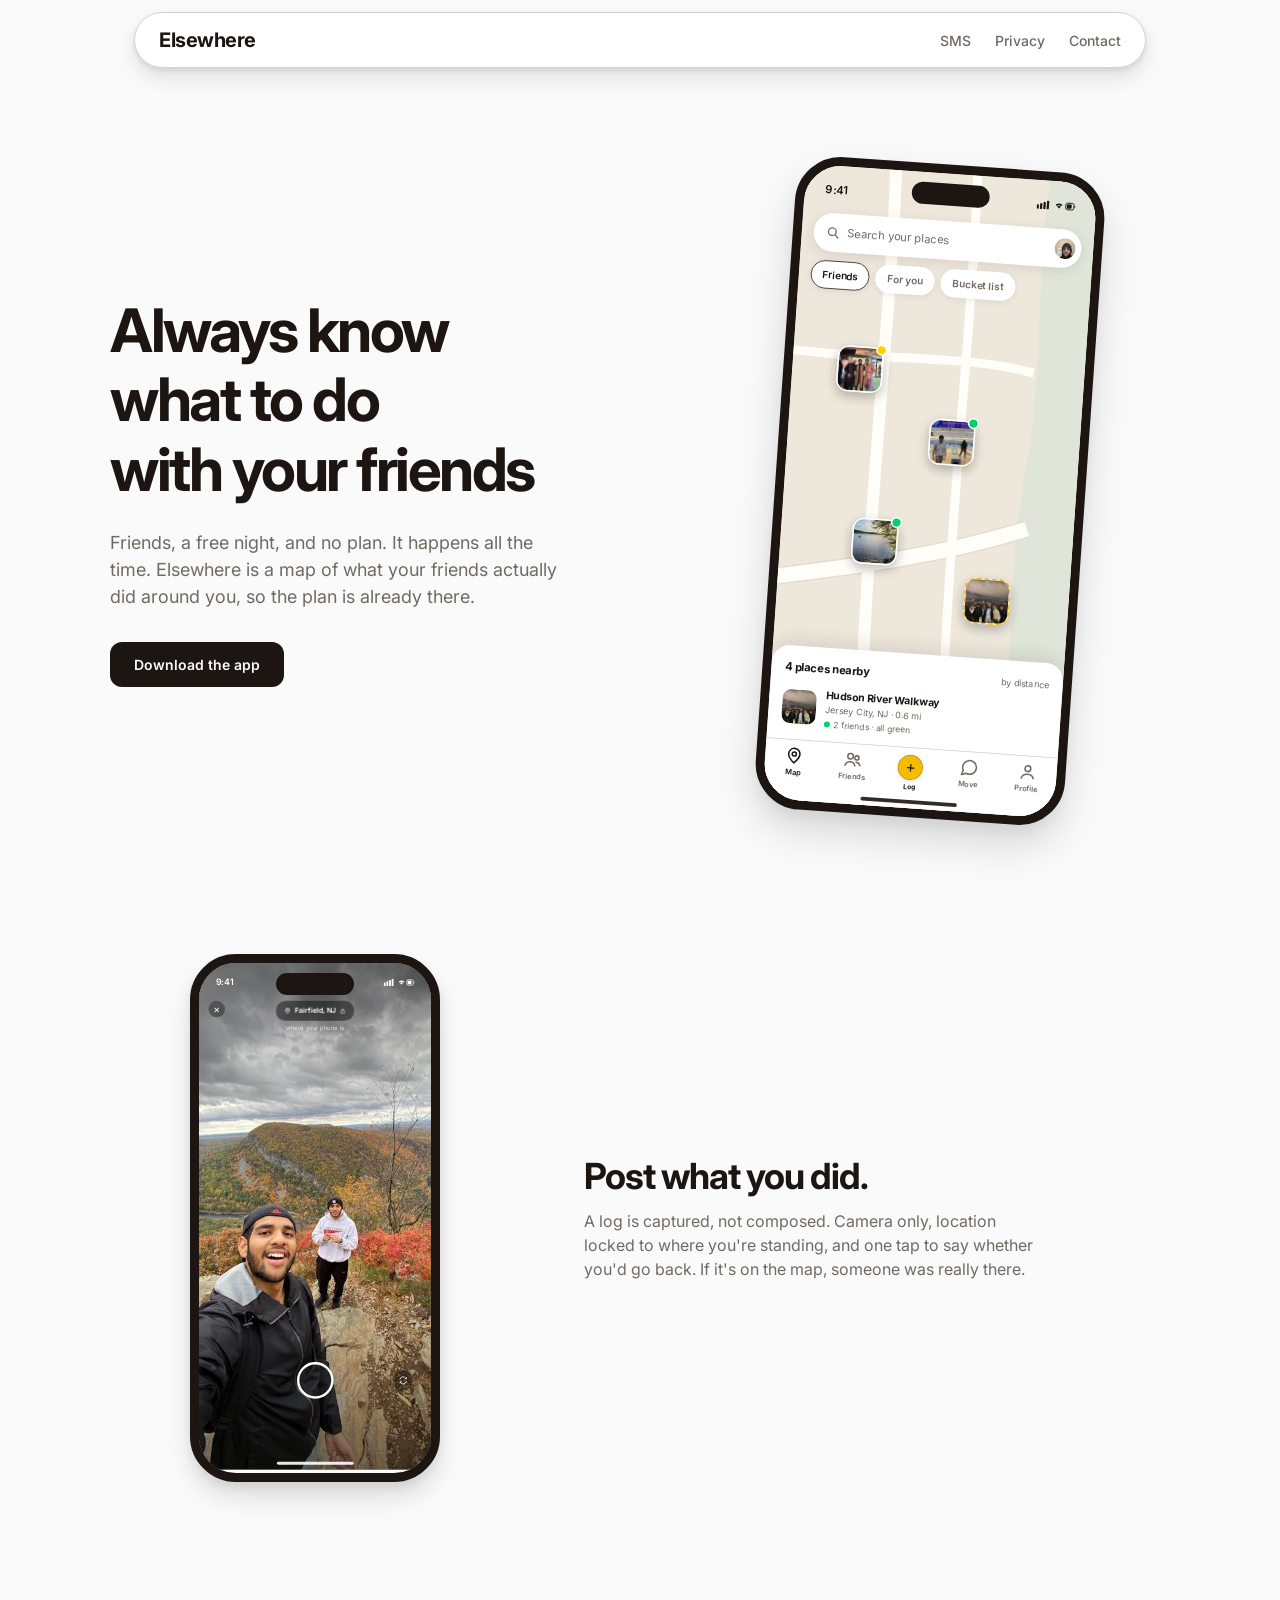
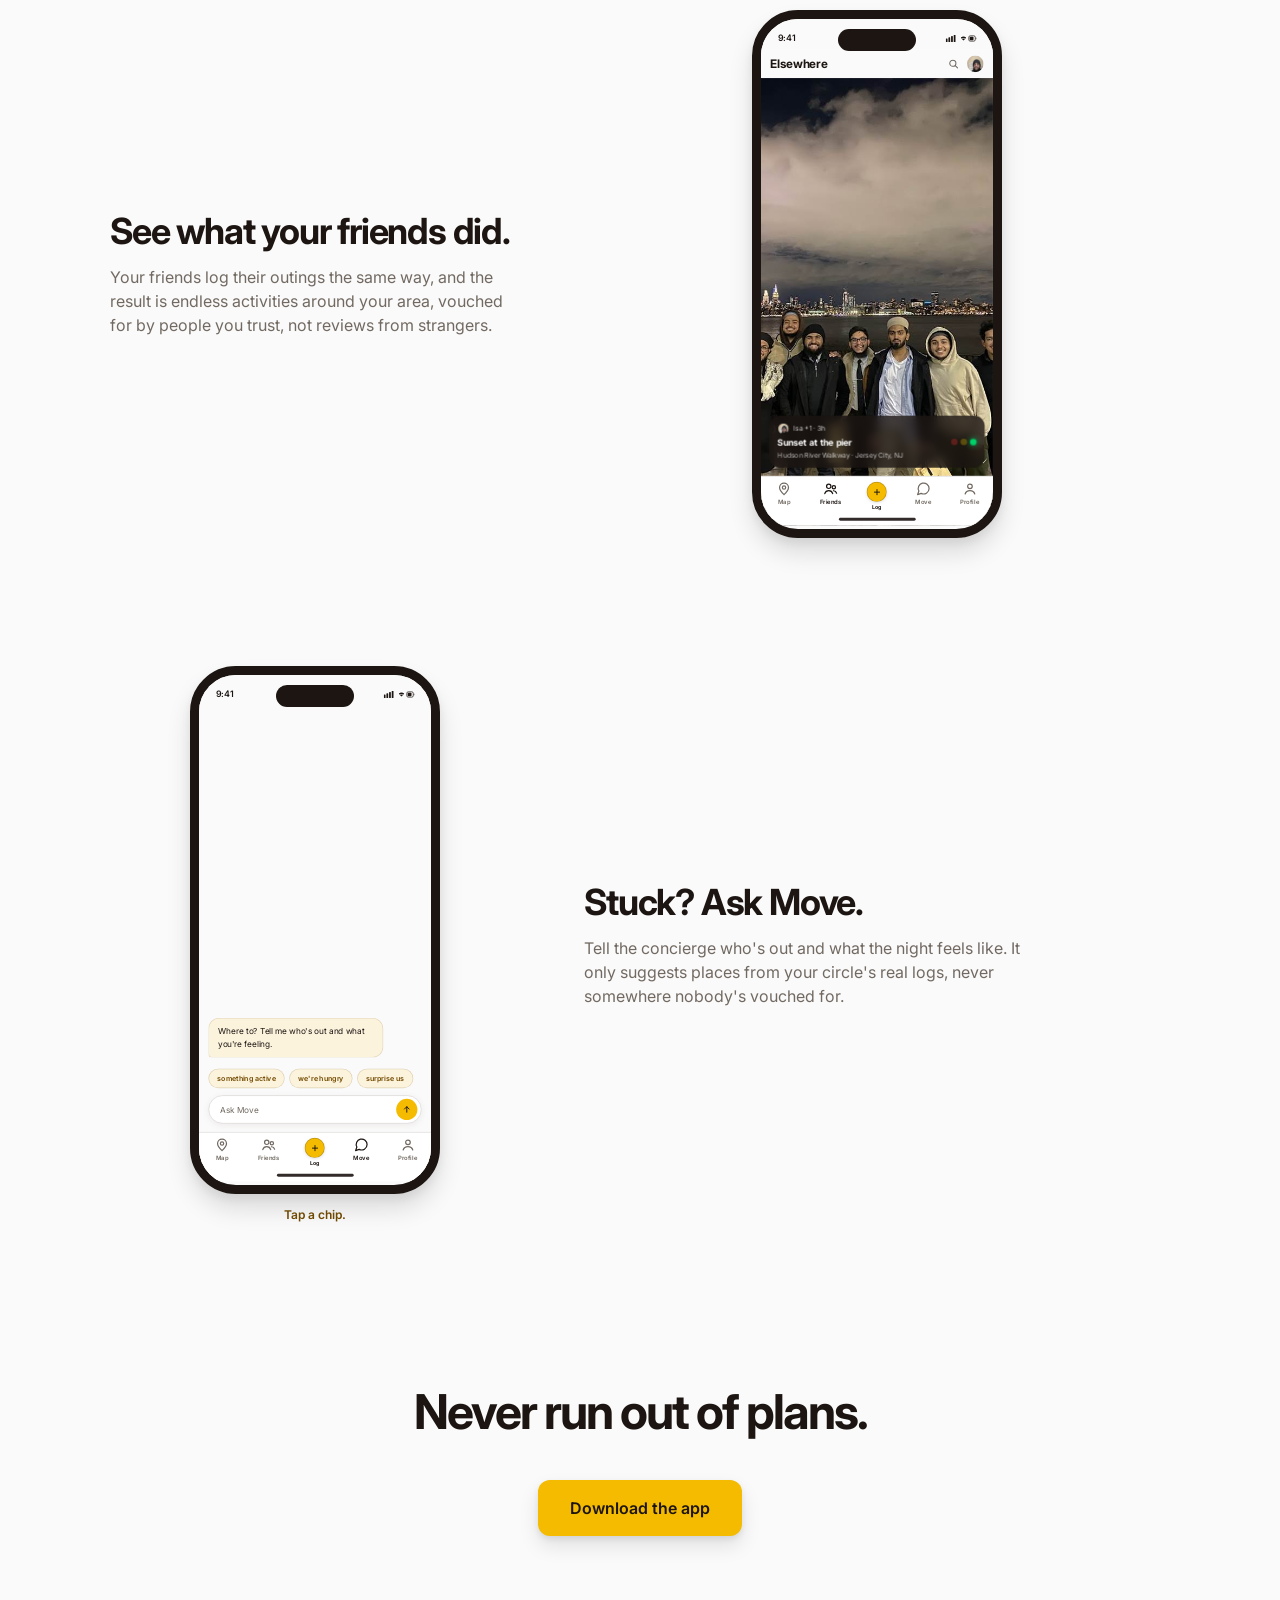
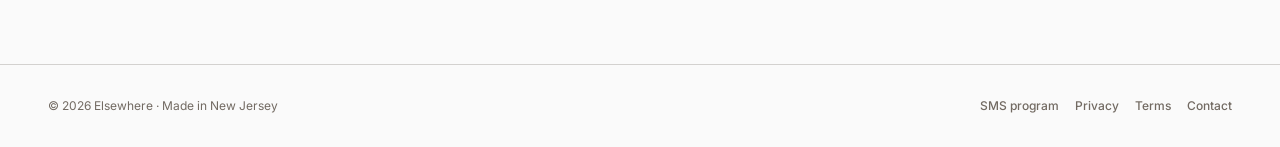
<file: index.html>
<!DOCTYPE html>
<html lang="en">
<head>
<meta charset="utf-8">
<meta name="viewport" content="width=device-width, initial-scale=1">
<title>Elsewhere: always know what to do with your friends</title>
<meta name="description" content="Elsewhere is a map of the activities your friends actually did around you. Post what you do, see what they do, and never run out of plans.">
<meta name="theme-color" content="#FAFAFA">
<link rel="icon" type="image/png" sizes="32x32" href="favicon-32.png">
<link rel="apple-touch-icon" href="apple-touch-icon.png">
<meta property="og:type" content="website">
<meta property="og:url" content="https://explore-elsewhere.com">
<meta property="og:site_name" content="Elsewhere">
<meta property="og:title" content="Elsewhere: always know what to do with your friends">
<meta property="og:description" content="A map of the activities your friends actually did around you. Post what you do, see what they do, and never run out of plans.">
<meta property="og:image" content="https://explore-elsewhere.com/og.png">
<meta property="og:image:width" content="1200">
<meta property="og:image:height" content="630">
<meta name="twitter:card" content="summary_large_image">
<meta name="twitter:title" content="Elsewhere: always know what to do with your friends">
<meta name="twitter:description" content="A map of the activities your friends actually did around you.">
<meta name="twitter:image" content="https://explore-elsewhere.com/og.png">
<link rel="preconnect" href="https://fonts.googleapis.com">
<link rel="preconnect" href="https://fonts.gstatic.com" crossorigin>
<link href="https://fonts.googleapis.com/css2?family=Inter:wght@400;500;600;700&display=swap" rel="stylesheet">
<style>
  /* Tokens: suds-docs/suds-uiux/system.md */
  :root {
    --font-size-12: 12px; --font-size-14: 14px; --font-size-16: 16px;
    --font-size-18: 18px; --font-size-20: 20px; --font-size-24: 24px;
    --font-size-30: 30px; --font-size-36: 36px; --font-size-48: 48px;
    --font-size-60: 60px;

    --font-weight-400: 400; --font-weight-500: 500;
    --font-weight-600: 600; --font-weight-700: 700;

    --line-height-narrow: 1.5;

    --gray-100: oklch(98.5% 0.000 89.9);
    --gray-200: oklch(86.2% 0.004 84.3);
    --gray-300: oklch(75.1% 0.008 78.7);
    --gray-400: oklch(64.0% 0.012 73.1);
    --gray-500: oklch(52.9% 0.016 67.5);
    --gray-800: oklch(28.5% 0.014 50.2);
    --gray-900: oklch(20.3% 0.013 44.5);

    --primary-100: oklch(96.5% 0.030 86.3);
    --primary-500: oklch(82.1% 0.168 86.3);
    --primary-800: oklch(44.5% 0.110 80.3);

    --spacing-4: 4px; --spacing-8: 8px; --spacing-12: 12px;
    --spacing-16: 16px; --spacing-24: 24px; --spacing-32: 32px;
    --spacing-48: 48px; --spacing-64: 64px; --spacing-96: 96px;
    --spacing-128: 128px;

    --shadow-3: 0 3px 6px rgba(0,0,0,0.08), 0 10px 20px rgba(0,0,0,0.10);
    --shadow-4: 0 5px 10px rgba(0,0,0,0.06), 0 15px 25px rgba(0,0,0,0.12);
    --shadow-5: 0 8px 12px rgba(0,0,0,0.04), 0 20px 40px rgba(0,0,0,0.14);

    --radius-12: 12px; --radius-24: 24px; --radius-full: 9999px;

    --border-width-1: 1px; --border-width-2: 2px; --border-width-4: 4px;

    --opacity-pressed: 0.7;

    /* App-native colors used inside the mock screens (constants/theme.ts) */
    --ink: #1C1512;
    --paper: #FAFAFA;
    --mud: #726A62;
    --hairline: #D3D1CF;
    --cream: #FCF3DD;
    --road: #F4BB00;
    --brown: #734B00;
    --mapbg: #EDE7DC;
    --tlgreen: #00D26A;
    --tlyellow: #FFD000;
    --tlred: #FF2D2D;

    --ease-out: cubic-bezier(0.2, 0.7, 0.2, 1);
    --ease-pop: cubic-bezier(0.34, 1.56, 0.64, 1);

    color-scheme: light;
  }
  * { margin: 0; padding: 0; box-sizing: border-box; }
  html { scroll-behavior: smooth; }
  body {
    background: var(--gray-100);
    color: var(--gray-900);
    font-family: 'Inter', system-ui, -apple-system, 'Segoe UI', sans-serif;
    font-size: var(--font-size-16);
    line-height: var(--line-height-narrow);
    -webkit-font-smoothing: antialiased;
    overflow-x: hidden;
  }
  ::selection { background: var(--primary-500); color: var(--ink); }
  .wrap { max-width: 1060px; margin: 0 auto; padding: 0 var(--spacing-24); }
  a:focus-visible, button:focus-visible { outline: var(--border-width-2) solid var(--primary-800); outline-offset: 3px; border-radius: 4px; }

  /* Header: floating pill */
  header { position: sticky; top: 0; z-index: 10; padding-top: var(--spacing-12); }
  header .bar {
    display: flex; align-items: center; justify-content: space-between;
    height: 56px; padding: 0 var(--spacing-24);
    background: #FFFFFF; border: var(--border-width-1) solid var(--gray-200);
    border-radius: var(--radius-full); box-shadow: var(--shadow-3);
  }
  .wordmark {
    font-weight: var(--font-weight-700); font-size: var(--font-size-20);
    letter-spacing: -0.5px; text-decoration: none; color: var(--gray-900);
  }
  header nav { display: flex; gap: var(--spacing-24); }
  header nav a { font-size: var(--font-size-14); font-weight: var(--font-weight-500); color: var(--gray-500); text-decoration: none; }
  header nav a:hover { color: var(--gray-900); }

  /* Hero */
  .hero { display: grid; grid-template-columns: 1.05fr 0.95fr; gap: var(--spacing-48); align-items: center; padding: var(--spacing-96) 0 var(--spacing-128); }
  .hero h1 {
    font-weight: var(--font-weight-700);
    font-size: clamp(var(--font-size-36), 5.6vw, var(--font-size-60));
    line-height: 1.16; letter-spacing: -2.5px;
  }
  .hl-line { display: block; overflow: hidden; }
  .hl-line > span { display: inline-block; }
  .hero h1 .u { border-bottom: var(--border-width-4) dashed var(--primary-500); padding-bottom: 2px; }
  .hero .sub { margin-top: var(--spacing-24); font-size: var(--font-size-18); color: var(--gray-500); max-width: 42ch; }
  .cta {
    display: inline-block; margin-top: var(--spacing-32);
    background: var(--gray-900); color: var(--gray-100); text-decoration: none;
    font-size: var(--font-size-14); font-weight: var(--font-weight-600);
    padding: var(--spacing-12) var(--spacing-24); border-radius: var(--radius-12);
    transition: transform 0.2s var(--ease-out), background 0.2s;
  }
  .cta:hover { background: var(--gray-800); transform: translateY(-1px); }
  .cta:active { opacity: var(--opacity-pressed); transform: translateY(0); }

  /* Phone frame: device illustration; bezel radii follow hardware, not the radius scale */
  .phone {
    /* Fixed width: every child is absolutely positioned, so percentage
       widths collapse to zero inside shrink-to-fit grid cells. The mock
       screens' scale factors assume these exact inner widths. */
    width: 310px; aspect-ratio: 9 / 19;
    border-radius: 46px; border: 9px solid var(--ink);
    background: var(--paper); position: relative; overflow: hidden;
    box-shadow: var(--shadow-5);
  }
  .phone::before {
    content: ''; position: absolute; top: 10px; left: 50%; transform: translateX(-50%);
    width: 78px; height: 22px; border-radius: var(--radius-full); background: var(--ink);
    z-index: 5;
  }
  .hero .shot { justify-self: center; transform: rotate(4deg); }

  .fit { position: absolute; inset: 0; overflow: hidden; }
  .screen { width: 393px; height: 858px; position: relative; overflow: hidden; transform-origin: top left; font-family: 'Inter', system-ui, sans-serif; }
  .fit-hero .screen { transform: scale(0.7430); }
  .fit-row .screen { transform: scale(0.5903); }

  /* Shared in-screen atoms */
  .sbar { position: absolute; top: 0; left: 0; right: 0; height: 52px; z-index: 4; display: flex; align-items: center; justify-content: space-between; padding: 14px 28px 0; }
  .sbar .time { font-size: 15px; font-weight: 600; letter-spacing: -0.2px; }
  .sbar .sys { display: flex; align-items: center; gap: 6px; }
  .sbar.light, .sbar.light .time { color: #fff; }
  .sbar.dark, .sbar.dark .time { color: var(--ink); }

  .tabbar {
    position: absolute; left: 0; right: 0; bottom: 0; height: 84px; z-index: 4;
    background: #fff; border-top: 1px solid var(--hairline);
    display: flex; align-items: flex-start; justify-content: space-around; padding-top: 8px;
  }
  .tab { display: flex; flex-direction: column; align-items: center; gap: 2px; width: 60px; color: var(--mud); }
  .tab.on { color: var(--ink); }
  .tab .tlabel { font-size: 10px; font-weight: 600; }
  .fabslot { display: flex; flex-direction: column; align-items: center; gap: 2px; width: 60px; margin-top: 1px; }
  .fab {
    width: 34px; height: 34px; border-radius: 50%; background: var(--road);
    border: 1px solid rgba(28,21,18,0.25); display: flex; align-items: center; justify-content: center;
    box-shadow: 0 2px 6px rgba(0,0,0,0.12);
  }
  .fabslot .tlabel { font-size: 9px; font-weight: 700; color: var(--ink); }
  .homebar { position: absolute; bottom: 8px; left: 50%; transform: translateX(-50%); width: 130px; height: 5px; border-radius: 3px; background: var(--ink); opacity: 0.9; z-index: 5; }
  .homebar.lightbar { background: #fff; }

  /* Screen 1: Map */
  .s-map { background: var(--mapbg); }
  .s-map svg.roads { position: absolute; inset: 0; width: 100%; height: 100%; }
  .searchpill {
    position: absolute; top: 64px; left: 16px; right: 16px; height: 52px; z-index: 3;
    background: #fff; border-radius: var(--radius-full); box-shadow: 0 4px 14px rgba(138,112,96,0.18);
    display: flex; align-items: center; gap: 10px; padding: 0 8px 0 18px;
  }
  .searchpill .q { flex: 1; font-size: 15px; color: var(--mud); }
  .searchpill .av { width: 28px; height: 28px; border-radius: 50%; overflow: hidden; }
  .searchpill .av img { width: 100%; height: 100%; object-fit: cover; }
  .chiprow { position: absolute; top: 128px; left: 16px; z-index: 3; display: flex; gap: 8px; }
  .mchip {
    background: #fff; border-radius: var(--radius-full); padding: 9px 16px;
    font-size: 13.5px; font-weight: 600; color: var(--mud);
    box-shadow: 0 2px 8px rgba(138,112,96,0.14);
  }
  .mchip.on { color: var(--ink); border: 1.5px solid var(--ink); padding: 7.5px 14.5px; }
  .tpin { position: absolute; width: 62px; height: 62px; border-radius: 16px; border: 2.5px solid #fff; box-shadow: 0 6px 14px rgba(28,21,18,0.28); z-index: 2; }
  .tpin img { width: 100%; height: 100%; object-fit: cover; border-radius: 13px; }
  .tpin .vdot { position: absolute; right: -6px; top: -6px; width: 15px; height: 15px; border-radius: 50%; border: 2.5px solid #fff; z-index: 2; }
  .tpin.could { border: 2.5px dashed var(--road); }
  .msheet {
    position: absolute; left: 0; right: 0; bottom: 84px; z-index: 3;
    background: #fff; border-radius: 24px 24px 0 0; padding: 18px 18px 14px;
    box-shadow: 0 -8px 24px rgba(28,21,18,0.10);
  }
  .msheet .shead { display: flex; align-items: baseline; justify-content: space-between; margin-bottom: 12px; }
  .msheet .shead b { font-size: 15px; font-weight: 700; letter-spacing: -0.2px; }
  .msheet .shead span { font-size: 12px; color: var(--mud); }
  .prow { display: flex; align-items: center; gap: 12px; }
  .prow .pthumb { width: 46px; height: 46px; border-radius: 12px; overflow: hidden; flex: none; }
  .prow .pthumb img { width: 100%; height: 100%; object-fit: cover; }
  .prow .pname { font-size: 14px; font-weight: 700; letter-spacing: -0.2px; }
  .prow .psub { font-size: 12px; color: var(--mud); margin-top: 1px; }
  .prow .pcons { display: flex; align-items: center; gap: 5px; font-size: 11.5px; color: var(--mud); margin-top: 2px; }
  .cdot { width: 8px; height: 8px; border-radius: 50%; display: inline-block; }

  /* Screen 2: Capture */
  .s-cap { background: #000; }
  .s-cap > img.bg { position: absolute; inset: 0; width: 100%; height: 100%; object-fit: cover; }
  .s-cap .scrimtop { position: absolute; top: 0; left: 0; right: 0; height: 28%; background: linear-gradient(rgba(0,0,0,0.5), transparent); }
  .s-cap .scrimbot { position: absolute; bottom: 0; left: 0; right: 0; height: 40%; background: linear-gradient(transparent, rgba(0,0,0,0.55)); }
  .s-cap .close { position: absolute; top: 64px; left: 16px; width: 28px; height: 28px; border-radius: 50%; background: rgba(0,0,0,0.35); color: #fff; font-size: 14px; display: flex; align-items: center; justify-content: center; z-index: 3; }
  .locwrap { position: absolute; top: 64px; left: 0; right: 0; display: flex; flex-direction: column; align-items: center; gap: 4px; z-index: 3; }
  .locchip { background: rgba(0,0,0,0.45); backdrop-filter: blur(6px); border-radius: var(--radius-full); display: flex; align-items: center; gap: 6px; padding: 8px 14px; color: #fff; font-size: 12px; font-weight: 600; }
  .loccap { font-size: 10px; color: rgba(255,255,255,0.75); }
  .shutter { position: absolute; bottom: 120px; left: 50%; transform: translateX(-50%); width: 62px; height: 62px; border-radius: 50%; border: 4px solid #fff; z-index: 3; }
  .flip { position: absolute; bottom: 134px; right: 30px; width: 34px; height: 34px; border-radius: 50%; background: rgba(0,0,0,0.35); display: flex; align-items: center; justify-content: center; z-index: 3; }

  /* Screen 3: Feed */
  .s-feed { background: var(--paper); }
  .s-feed .appbar { position: absolute; top: 52px; left: 0; right: 0; height: 48px; display: flex; align-items: center; justify-content: space-between; padding: 0 16px; z-index: 3; background: var(--paper); }
  .s-feed .appbar .wm { font-size: 20px; font-weight: 700; letter-spacing: -0.5px; color: var(--ink); }
  .s-feed .appbar .right { display: flex; align-items: center; gap: 14px; }
  .s-feed .appbar .av { width: 28px; height: 28px; border-radius: 50%; overflow: hidden; }
  .s-feed .appbar .av img { width: 100%; height: 100%; object-fit: cover; }
  .s-feed .post { position: absolute; top: 100px; left: 0; right: 0; bottom: 0; }
  .s-feed .post img.bg { width: 100%; height: 100%; object-fit: cover; }
  .postpill {
    position: absolute; left: 14px; right: 14px; bottom: 98px; z-index: 3;
    background: rgba(28,21,18,0.78); backdrop-filter: blur(8px);
    border-radius: 18px; padding: 12px 14px; color: #fff;
    display: flex; align-items: center; gap: 12px;
  }
  .postpill .meta { flex: 1; min-width: 0; }
  .postpill .who { display: flex; align-items: center; gap: 7px; font-size: 11.5px; color: rgba(255,255,255,0.8); }
  .postpill .who .av { width: 20px; height: 20px; border-radius: 50%; overflow: hidden; border: 1.5px solid rgba(28,21,18,0.9); flex: none; }
  .postpill .who .av img { width: 100%; height: 100%; object-fit: cover; }
  .postpill .ptitle { font-size: 15px; font-weight: 700; letter-spacing: -0.2px; margin-top: 3px; }
  .postpill .ploc { font-size: 11.5px; color: rgba(255,255,255,0.7); margin-top: 1px; white-space: nowrap; overflow: hidden; text-overflow: ellipsis; }
  .tl { display: flex; gap: 5px; flex: none; }
  .tl i { width: 11px; height: 11px; border-radius: 50%; display: block; opacity: 0.28; }
  .tl i.on { opacity: 1; }

  /* Screen 4: Move (live demo) */
  .s-move { background: var(--paper); }
  .s-move .chat { position: absolute; top: 72px; left: 16px; right: 16px; bottom: 210px; display: flex; flex-direction: column; justify-content: flex-end; gap: 12px; overflow: hidden; }
  .bub { max-width: 82%; padding: 12px 15px; border-radius: 18px; font-size: 14px; line-height: 1.45; }
  .bub.bot { align-self: flex-start; background: var(--cream); border: 1px solid rgba(115,75,0,0.18); border-bottom-left-radius: 6px; color: var(--ink); }
  .bub.me { align-self: flex-end; background: var(--ink); color: #fff; border-bottom-right-radius: 6px; }
  .bub.typing { display: flex; gap: 5px; align-items: center; padding: 14px 16px; }
  .bub.typing i { width: 7px; height: 7px; border-radius: 50%; background: var(--brown); opacity: 0.4; }
  .mcard { align-self: flex-start; width: 88%; background: #fff; border: 1px solid var(--hairline); border-radius: 14px; padding: 10px 12px; display: flex; align-items: center; gap: 12px; box-shadow: 0 3px 10px rgba(138,112,96,0.10); }
  .mcard .mthumb { width: 46px; height: 46px; border-radius: 12px; overflow: hidden; flex: none; }
  .mcard .mthumb img { width: 100%; height: 100%; object-fit: cover; }
  .mcard b { font-size: 13.5px; letter-spacing: -0.2px; display: block; }
  .mcard .msub { display: flex; align-items: center; gap: 5px; font-size: 11.5px; color: var(--mud); margin-top: 2px; }
  .demochips { position: absolute; left: 16px; right: 16px; bottom: 158px; display: flex; gap: 8px; flex-wrap: wrap; }
  .chip2 {
    background: var(--cream); border: 1px solid rgba(115,75,0,0.22); color: var(--brown);
    font-size: 12px; font-weight: 600; padding: 8px 14px; border-radius: var(--radius-full);
    font-family: inherit; cursor: pointer;
  }
  .chip2:hover { background: #F9E9C8; }
  .chip2:active { opacity: var(--opacity-pressed); }
  .dock { position: absolute; left: 16px; right: 16px; bottom: 98px; height: 48px; background: #fff; border: 1px solid var(--hairline); border-radius: var(--radius-full); display: flex; align-items: center; justify-content: space-between; padding: 0 6px 0 18px; box-shadow: 0 3px 10px rgba(138,112,96,0.10); }
  .dock span { font-size: 14px; color: var(--mud); }
  .dock .send { width: 36px; height: 36px; border-radius: 50%; background: var(--road); display: flex; align-items: center; justify-content: center; }
  .tryhint { margin-top: var(--spacing-12); text-align: center; font-size: var(--font-size-12); font-weight: var(--font-weight-600); color: var(--primary-800); }

  /* Feature rows */
  .rows { display: flex; flex-direction: column; gap: var(--spacing-128); padding: var(--spacing-8) 0 var(--spacing-128); }
  .row { display: grid; grid-template-columns: 0.7fr 1fr; gap: var(--spacing-64); align-items: center; }
  .row .shot { justify-self: center; }
  .row .phone { width: 250px; box-shadow: var(--shadow-4); }
  .row:nth-child(even) .shot { order: 2; }
  .row h2 { font-weight: var(--font-weight-700); font-size: clamp(var(--font-size-24), 3.4vw, var(--font-size-36)); letter-spacing: -1.2px; line-height: 1.15; text-wrap: balance; }
  .row p { margin-top: var(--spacing-12); color: var(--gray-500); font-size: var(--font-size-16); max-width: 46ch; }
  .row .text { max-width: 480px; }

  /* Closing */
  .close2 { text-align: center; padding: var(--spacing-24) 0 var(--spacing-128); }
  .close2 h2 { font-weight: var(--font-weight-700); font-size: clamp(var(--font-size-30), 4.4vw, var(--font-size-48)); letter-spacing: -2px; }
  .close2 .cta {
    margin-top: var(--spacing-32);
    background: var(--primary-500); color: var(--gray-900);
    padding: var(--spacing-16) var(--spacing-32);
    font-size: var(--font-size-16);
    box-shadow: var(--shadow-3);
  }
  .close2 .cta:hover { background: var(--primary-500); filter: brightness(1.06); transform: translateY(-2px); box-shadow: var(--shadow-4); }
  .close2 .cta:active { filter: none; }

  /* Footer */
  footer { border-top: var(--border-width-1) solid var(--gray-200); }
  .foot {
    max-width: 1280px; margin: 0 auto; padding: var(--spacing-32) var(--spacing-48);
    display: flex; justify-content: space-between; align-items: center;
    gap: var(--spacing-24); flex-wrap: nowrap;
    font-size: var(--font-size-12); color: var(--gray-500);
  }
  .foot nav { display: flex; gap: var(--spacing-16); }
  .foot a { color: var(--gray-500); font-weight: var(--font-weight-500); text-decoration: none; }
  .foot a:hover { color: var(--gray-900); }

  /* ===== Motion (gated on motion preference; static without JS) ===== */
  @media (prefers-reduced-motion: no-preference) {
    /* Hero load choreography */
    .js .hl-line > span { transform: translateY(115%); transition: transform 0.7s var(--ease-out); }
    .js.loaded .hl-line:nth-child(1) > span { transition-delay: 0.05s; }
    .js.loaded .hl-line:nth-child(2) > span { transition-delay: 0.15s; }
    .js.loaded .hl-line:nth-child(3) > span { transition-delay: 0.25s; }
    .js.loaded .hl-line > span { transform: translateY(0); }
    .js .hero .sub, .js .hero .cta { opacity: 0; transform: translateY(14px); transition: opacity 0.6s var(--ease-out), transform 0.6s var(--ease-out); }
    .js.loaded .hero .sub { opacity: 1; transform: none; transition-delay: 0.4s; }
    .js.loaded .hero .cta { opacity: 1; transform: none; transition-delay: 0.5s; }
    .js .hero .shot { opacity: 0; transform: rotate(8deg) translateY(36px); transition: opacity 0.8s var(--ease-out), transform 0.9s var(--ease-out); }
    .js.loaded .hero .shot { opacity: 1; transform: rotate(4deg) translateY(0); transition-delay: 0.35s; }
    .floaty { animation: float 7s ease-in-out 1.4s infinite; }
    @keyframes float { 0%, 100% { transform: translateY(0); } 50% { transform: translateY(-7px); } }

    /* Map pins drop in after load */
    .js .s-map .tpin { opacity: 0; transform: translateY(-22px) scale(0.7); }
    .js.loaded .s-map .tpin { opacity: 1; transform: none; transition: opacity 0.45s var(--ease-pop), transform 0.45s var(--ease-pop); }
    .js.loaded .s-map .tpin:nth-of-type(1) { transition-delay: 0.9s; }
    .js.loaded .s-map .tpin:nth-of-type(2) { transition-delay: 1.05s; }
    .js.loaded .s-map .tpin:nth-of-type(3) { transition-delay: 1.2s; }
    .js.loaded .s-map .tpin:nth-of-type(4) { transition-delay: 1.4s; }
    .js .s-map .msheet { transform: translateY(110%); transition: transform 0.6s var(--ease-out) 1.5s; }
    .js.loaded .s-map .msheet { transform: none; }

    /* Scroll reveals */
    .js .reveal { opacity: 0; transform: translateY(28px); transition: opacity 0.7s var(--ease-out), transform 0.7s var(--ease-out); }
    .js .reveal.in { opacity: 1; transform: none; }
    .js .s-cap .locwrap { opacity: 0; transform: translateY(-10px); transition: opacity 0.5s var(--ease-out) 0.3s, transform 0.5s var(--ease-out) 0.3s; }
    .js .in .s-cap .locwrap { opacity: 1; transform: none; }
    .js .s-cap .shutter { transform: translateX(-50%) scale(0.6); opacity: 0; transition: opacity 0.4s var(--ease-pop) 0.5s, transform 0.4s var(--ease-pop) 0.5s; }
    .js .in .s-cap .shutter { transform: translateX(-50%) scale(1); opacity: 1; }
    .js .postpill { opacity: 0; transform: translateY(20px); transition: opacity 0.55s var(--ease-out) 0.35s, transform 0.55s var(--ease-out) 0.35s; }
    .js .in .postpill { opacity: 1; transform: none; }
    .js .tl i.on { opacity: 0.28; }
    .js .in .tl i.on { animation: lighton 0.5s 0.9s forwards; }
    @keyframes lighton { to { opacity: 1; box-shadow: 0 0 10px rgba(0,210,106,0.75); } }

    .bub, .mcard { animation: msgin 0.4s var(--ease-out); }
    @keyframes msgin { from { opacity: 0; transform: translateY(10px); } to { opacity: 1; transform: none; } }
    .bub.typing i { animation: blink 1s infinite; }
    .bub.typing i:nth-child(2) { animation-delay: 0.18s; }
    .bub.typing i:nth-child(3) { animation-delay: 0.36s; }
    @keyframes blink { 0%, 100% { opacity: 0.25; } 45% { opacity: 0.9; } }
  }

  @media (max-width: 780px) {
    .hero { grid-template-columns: 1fr; padding: var(--spacing-32) 0 var(--spacing-64); gap: var(--spacing-48); }
    .hero > div:first-child { text-align: center; padding: 0 var(--spacing-12); }
    .hero h1 { letter-spacing: -1.5px; }
    .hero .sub { margin-left: auto; margin-right: auto; padding: 0 var(--spacing-8); }
    /* No tilt on mobile: the rotated frame overhangs the viewport */
    .hero .shot { transform: none; }
    @media (prefers-reduced-motion: no-preference) {
      .js .hero .shot { transform: translateY(36px); }
      .js.loaded .hero .shot { transform: translateY(0); }
    }
    .rows { gap: var(--spacing-96); }
    .row { grid-template-columns: 1fr; gap: var(--spacing-24); }
    .row:nth-child(even) .shot { order: 0; }
    .row .text { max-width: none; text-align: center; padding: 0 var(--spacing-16); }
    .row p { margin-left: auto; margin-right: auto; }
    header .bar { padding: 0 var(--spacing-16); }
    header nav { gap: var(--spacing-16); }
    header nav a { font-size: 13px; }
    .foot { flex-direction: column; align-items: center; text-align: center; gap: var(--spacing-12); padding: var(--spacing-24) var(--spacing-16); }
  }
</style>
<link rel="stylesheet" href="web/invite.css">
</head>
<body>

<header>
  <div class="wrap">
    <div class="bar">
      <a class="wordmark" href="/">Elsewhere</a>
      <nav>
        <a href="sms.html">SMS</a>
        <a href="privacy.html">Privacy</a>
        <a href="mailto:rayyanrsarkhot@gmail.com">Contact</a>
      </nav>
    </div>
  </div>
</header>

<main>
  <section class="wrap hero">
    <div>
      <h1>
        <span class="hl-line"><span>Always know</span></span>
        <span class="hl-line"><span><span class="u">what to do</span></span></span>
        <span class="hl-line"><span>with your friends</span></span>
      </h1>
      <p class="sub">
        Friends, a free night, and no plan. It happens all the time.
        Elsewhere is a map of what your friends actually did around you, so the plan is already there.
      </p>
      <a class="cta" href="https://apps.apple.com/app/id6803155261" data-invite>Download the app</a>
    </div>
    <div class="shot">
      <div class="floaty">
        <div class="phone" aria-label="Elsewhere map screen with friends' photo pins">
          <div class="fit fit-hero">
            <div class="screen s-map">
              <svg class="roads" viewBox="0 0 393 858" fill="none" aria-hidden="true">
                <path d="M330 -20 C 316 120, 340 260, 322 400 C 306 540, 330 700, 318 880 L 420 880 L 420 -20 Z" fill="#DFE5D9"/>
                <circle cx="70" cy="720" r="42" fill="#DFE5D9"/>
                <path d="M-20 560 C 80 540, 200 520, 330 470" stroke="#DCD8CE" stroke-width="24" stroke-opacity="0.6"/>
                <path d="M-20 560 C 80 540, 200 520, 330 470" stroke="#FFFDF8" stroke-width="20"/>
                <path d="M120 -20 C 130 200, 110 480, 130 880" stroke="#FFFDF8" stroke-width="16"/>
                <path d="M230 -20 C 240 220, 220 500, 240 880" stroke="#FFFDF8" stroke-width="12"/>
                <path d="M-20 250 C 100 260, 220 240, 325 260" stroke="#FFFDF8" stroke-width="12"/>
                <path d="M-20 720 C 90 700, 200 690, 318 660" stroke="#FFFDF8" stroke-width="12"/>
              </svg>
              <div class="sbar dark"><span class="time">9:41</span><span class="sys"><svg width="52" height="12" viewBox="0 0 52 12" fill="#1C1512"><rect x="0" y="6" width="3" height="6" rx="1"/><rect x="4.5" y="4" width="3" height="8" rx="1"/><rect x="9" y="2" width="3" height="10" rx="1"/><rect x="13.5" y="0" width="3" height="12" rx="1"/><path d="M25.5 4.5a7.5 7.5 0 0 1 9 0l-1.4 1.8a5.2 5.2 0 0 0-6.2 0z"/><path d="M27.4 7a4.5 4.5 0 0 1 5.2 0L30 9.6z"/><rect x="39" y="1.5" width="11" height="9" rx="2.5" fill="none" stroke="#1C1512" stroke-width="1.2"/><rect x="40.5" y="3" width="6.5" height="6" rx="1.2"/><rect x="50.8" y="4.5" width="1.4" height="3" rx="0.7"/></svg></span></div>
              <div class="searchpill">
                <svg width="17" height="17" viewBox="0 0 17 17" fill="none"><circle cx="7" cy="7" r="5.2" stroke="#726A62" stroke-width="1.8"/><path d="M11 11l4 4" stroke="#726A62" stroke-width="1.8" stroke-linecap="round"/></svg>
                <span class="q">Search your places</span>
                <span class="av"><img src="[data-uri]" alt=""></span>
              </div>
              <div class="chiprow">
                <span class="mchip on">Friends</span><span class="mchip">For you</span><span class="mchip">Bucket list</span>
              </div>
              <div class="tpin" style="left:60px; top:240px;"><img src="[data-uri]" alt=""><span class="vdot" style="background:var(--tlyellow)"></span></div>
              <div class="tpin" style="left:190px; top:330px;"><img src="[data-uri]" alt=""><span class="vdot" style="background:var(--tlgreen)"></span></div>
              <div class="tpin" style="left:96px; top:470px;"><img src="[data-uri]" alt=""><span class="vdot" style="background:var(--tlgreen)"></span></div>
              <div class="tpin could" style="left:252px; top:540px;"><img src="[data-uri]" alt=""></div>
              <div class="msheet">
                <div class="shead"><b>4 places nearby</b><span>by distance</span></div>
                <div class="prow">
                  <span class="pthumb"><img src="[data-uri]" alt=""></span>
                  <div>
                    <div class="pname">Hudson River Walkway</div>
                    <div class="psub">Jersey City, NJ · 0.6 mi</div>
                    <div class="pcons"><span class="cdot" style="background:var(--tlgreen)"></span>2 friends · all green</div>
                  </div>
                </div>
              </div>
              <div class="tabbar">
                <span class="tab on"><svg width="26" height="26" viewBox="0 0 24 24" fill="none"><path d="M12 21s-7-6.1-7-11a7 7 0 1 1 14 0c0 4.9-7 11-7 11z" stroke="currentColor" stroke-width="1.9"/><circle cx="12" cy="10" r="2.6" stroke="currentColor" stroke-width="1.9"/></svg><span class="tlabel">Map</span></span>
                <span class="tab"><svg width="26" height="26" viewBox="0 0 24 24" fill="none"><circle cx="9" cy="8" r="3.4" stroke="currentColor" stroke-width="1.9"/><path d="M2.8 19.4c.9-3 3.3-4.6 6.2-4.6s5.3 1.6 6.2 4.6" stroke="currentColor" stroke-width="1.9" stroke-linecap="round"/><circle cx="17" cy="9.5" r="2.6" stroke="currentColor" stroke-width="1.9"/><path d="M16.4 14.9c2.4.2 4.2 1.6 4.9 3.9" stroke="currentColor" stroke-width="1.9" stroke-linecap="round"/></svg><span class="tlabel">Friends</span></span>
                <span class="fabslot"><span class="fab"><svg width="15" height="15" viewBox="0 0 24 24" fill="none"><path d="M12 5v14M5 12h14" stroke="#1C1512" stroke-width="2.6" stroke-linecap="round"/></svg></span><span class="tlabel">Log</span></span>
                <span class="tab"><svg width="26" height="26" viewBox="0 0 24 24" fill="none"><path d="M21 11.5a8.5 8.5 0 0 1-12.4 7.5L3 21l2-5.6A8.5 8.5 0 1 1 21 11.5z" stroke="currentColor" stroke-width="1.9" stroke-linejoin="round"/></svg><span class="tlabel">Move</span></span>
                <span class="tab"><svg width="26" height="26" viewBox="0 0 24 24" fill="none"><circle cx="12" cy="8" r="3.6" stroke="currentColor" stroke-width="1.9"/><path d="M4.5 20c1-3.4 3.9-5.2 7.5-5.2s6.5 1.8 7.5 5.2" stroke="currentColor" stroke-width="1.9" stroke-linecap="round"/></svg><span class="tlabel">Profile</span></span>
              </div>
              <div class="homebar"></div>
            </div>
          </div>
        </div>
      </div>
    </div>
  </section>

  <section class="wrap rows" id="how">
    <div class="row reveal">
      <div class="shot">
        <div class="phone" aria-label="Elsewhere camera capture screen">
          <div class="fit fit-row">
            <div class="screen s-cap">
              <img class="bg" src="[data-uri]" alt="">
              <div class="scrimtop"></div><div class="scrimbot"></div>
              <div class="sbar light"><span class="time">9:41</span><span class="sys"><svg width="52" height="12" viewBox="0 0 52 12" fill="#fff"><rect x="0" y="6" width="3" height="6" rx="1"/><rect x="4.5" y="4" width="3" height="8" rx="1"/><rect x="9" y="2" width="3" height="10" rx="1"/><rect x="13.5" y="0" width="3" height="12" rx="1"/><path d="M25.5 4.5a7.5 7.5 0 0 1 9 0l-1.4 1.8a5.2 5.2 0 0 0-6.2 0z"/><path d="M27.4 7a4.5 4.5 0 0 1 5.2 0L30 9.6z"/><rect x="39" y="1.5" width="11" height="9" rx="2.5" fill="none" stroke="#fff" stroke-width="1.2"/><rect x="40.5" y="3" width="6.5" height="6" rx="1.2"/><rect x="50.8" y="4.5" width="1.4" height="3" rx="0.7"/></svg></span></div>
              <span class="close">&#10005;</span>
              <div class="locwrap">
                <span class="locchip"><svg width="12" height="12" viewBox="0 0 24 24" fill="none"><path d="M12 21s-7-6.1-7-11a7 7 0 1 1 14 0c0 4.9-7 11-7 11z" stroke="#fff" stroke-width="2.2"/><circle cx="12" cy="10" r="2.6" stroke="#fff" stroke-width="2.2"/></svg>Fairfield, NJ<svg width="11" height="11" viewBox="0 0 24 24" fill="none"><rect x="5" y="11" width="14" height="9" rx="2" stroke="rgba(255,255,255,0.75)" stroke-width="2.2"/><path d="M8 11V8a4 4 0 1 1 8 0v3" stroke="rgba(255,255,255,0.75)" stroke-width="2.2"/></svg></span>
                <span class="loccap">where your phone is</span>
              </div>
              <span class="shutter"></span>
              <span class="flip"><svg width="16" height="16" viewBox="0 0 24 24" fill="none"><path d="M4 9a8 8 0 0 1 14-3l2 2M20 15a8 8 0 0 1-14 3l-2-2" stroke="#fff" stroke-width="2"/><path d="M20 4v4h-4M4 20v-4h4" stroke="#fff" stroke-width="2"/></svg></span>
              <div class="homebar lightbar"></div>
            </div>
          </div>
        </div>
      </div>
      <div class="text">
        <h2>Post what you did.</h2>
        <p>
          A log is captured, not composed. Camera only, location locked to where
          you're standing, and one tap to say whether you'd go back. If it's on
          the map, someone was really there.
        </p>
      </div>
    </div>

    <div class="row reveal">
      <div class="shot">
        <div class="phone" aria-label="Elsewhere friends feed screen">
          <div class="fit fit-row">
            <div class="screen s-feed">
              <div class="sbar dark"><span class="time">9:41</span><span class="sys"><svg width="52" height="12" viewBox="0 0 52 12" fill="#1C1512"><rect x="0" y="6" width="3" height="6" rx="1"/><rect x="4.5" y="4" width="3" height="8" rx="1"/><rect x="9" y="2" width="3" height="10" rx="1"/><rect x="13.5" y="0" width="3" height="12" rx="1"/><path d="M25.5 4.5a7.5 7.5 0 0 1 9 0l-1.4 1.8a5.2 5.2 0 0 0-6.2 0z"/><path d="M27.4 7a4.5 4.5 0 0 1 5.2 0L30 9.6z"/><rect x="39" y="1.5" width="11" height="9" rx="2.5" fill="none" stroke="#1C1512" stroke-width="1.2"/><rect x="40.5" y="3" width="6.5" height="6" rx="1.2"/><rect x="50.8" y="4.5" width="1.4" height="3" rx="0.7"/></svg></span></div>
              <div class="appbar">
                <span class="wm">Elsewhere</span>
                <span class="right"><svg width="17" height="17" viewBox="0 0 17 17" fill="none"><circle cx="7" cy="7" r="5.2" stroke="#726A62" stroke-width="1.8"/><path d="M11 11l4 4" stroke="#726A62" stroke-width="1.8" stroke-linecap="round"/></svg><span class="av"><img src="[data-uri]" alt=""></span></span>
              </div>
              <div class="post">
                <img class="bg" src="[data-uri]" alt="">
                <div class="postpill">
                  <div class="meta">
                    <div class="who"><span class="av"><img src="[data-uri]" alt=""></span>Isa +1 · 3h</div>
                    <div class="ptitle">Sunset at the pier</div>
                    <div class="ploc">Hudson River Walkway · Jersey City, NJ</div>
                  </div>
                  <span class="tl"><i style="background:var(--tlred)"></i><i style="background:var(--tlyellow)"></i><i class="on" style="background:var(--tlgreen)"></i></span>
                </div>
              </div>
              <div class="tabbar">
                <span class="tab"><svg width="26" height="26" viewBox="0 0 24 24" fill="none"><path d="M12 21s-7-6.1-7-11a7 7 0 1 1 14 0c0 4.9-7 11-7 11z" stroke="currentColor" stroke-width="1.9"/><circle cx="12" cy="10" r="2.6" stroke="currentColor" stroke-width="1.9"/></svg><span class="tlabel">Map</span></span>
                <span class="tab on"><svg width="26" height="26" viewBox="0 0 24 24" fill="none"><circle cx="9" cy="8" r="3.4" stroke="currentColor" stroke-width="1.9"/><path d="M2.8 19.4c.9-3 3.3-4.6 6.2-4.6s5.3 1.6 6.2 4.6" stroke="currentColor" stroke-width="1.9" stroke-linecap="round"/><circle cx="17" cy="9.5" r="2.6" stroke="currentColor" stroke-width="1.9"/><path d="M16.4 14.9c2.4.2 4.2 1.6 4.9 3.9" stroke="currentColor" stroke-width="1.9" stroke-linecap="round"/></svg><span class="tlabel">Friends</span></span>
                <span class="fabslot"><span class="fab"><svg width="15" height="15" viewBox="0 0 24 24" fill="none"><path d="M12 5v14M5 12h14" stroke="#1C1512" stroke-width="2.6" stroke-linecap="round"/></svg></span><span class="tlabel">Log</span></span>
                <span class="tab"><svg width="26" height="26" viewBox="0 0 24 24" fill="none"><path d="M21 11.5a8.5 8.5 0 0 1-12.4 7.5L3 21l2-5.6A8.5 8.5 0 1 1 21 11.5z" stroke="currentColor" stroke-width="1.9" stroke-linejoin="round"/></svg><span class="tlabel">Move</span></span>
                <span class="tab"><svg width="26" height="26" viewBox="0 0 24 24" fill="none"><circle cx="12" cy="8" r="3.6" stroke="currentColor" stroke-width="1.9"/><path d="M4.5 20c1-3.4 3.9-5.2 7.5-5.2s6.5 1.8 7.5 5.2" stroke="currentColor" stroke-width="1.9" stroke-linecap="round"/></svg><span class="tlabel">Profile</span></span>
              </div>
              <div class="homebar"></div>
            </div>
          </div>
        </div>
      </div>
      <div class="text">
        <h2>See what your friends did.</h2>
        <p>
          Your friends log their outings the same way, and the result is endless
          activities around your area, vouched for by people you trust, not
          reviews from strangers.
        </p>
      </div>
    </div>

    <div class="row reveal">
      <div class="shot">
        <div class="phone" aria-label="Elsewhere Move concierge chat, interactive demo">
          <div class="fit fit-row">
            <div class="screen s-move">
              <div class="sbar dark"><span class="time">9:41</span><span class="sys"><svg width="52" height="12" viewBox="0 0 52 12" fill="#1C1512"><rect x="0" y="6" width="3" height="6" rx="1"/><rect x="4.5" y="4" width="3" height="8" rx="1"/><rect x="9" y="2" width="3" height="10" rx="1"/><rect x="13.5" y="0" width="3" height="12" rx="1"/><path d="M25.5 4.5a7.5 7.5 0 0 1 9 0l-1.4 1.8a5.2 5.2 0 0 0-6.2 0z"/><path d="M27.4 7a4.5 4.5 0 0 1 5.2 0L30 9.6z"/><rect x="39" y="1.5" width="11" height="9" rx="2.5" fill="none" stroke="#1C1512" stroke-width="1.2"/><rect x="40.5" y="3" width="6.5" height="6" rx="1.2"/><rect x="50.8" y="4.5" width="1.4" height="3" rx="0.7"/></svg></span></div>
              <div class="chat" id="demo-chat"></div>
              <div class="demochips" id="demo-chips"></div>
              <div class="dock"><span>Ask Move</span><span class="send"><svg width="16" height="16" viewBox="0 0 24 24" fill="none"><path d="M12 19V5M6 11l6-6 6 6" stroke="#1C1512" stroke-width="2.4" stroke-linecap="round" stroke-linejoin="round"/></svg></span></div>
              <div class="tabbar">
                <span class="tab"><svg width="26" height="26" viewBox="0 0 24 24" fill="none"><path d="M12 21s-7-6.1-7-11a7 7 0 1 1 14 0c0 4.9-7 11-7 11z" stroke="currentColor" stroke-width="1.9"/><circle cx="12" cy="10" r="2.6" stroke="currentColor" stroke-width="1.9"/></svg><span class="tlabel">Map</span></span>
                <span class="tab"><svg width="26" height="26" viewBox="0 0 24 24" fill="none"><circle cx="9" cy="8" r="3.4" stroke="currentColor" stroke-width="1.9"/><path d="M2.8 19.4c.9-3 3.3-4.6 6.2-4.6s5.3 1.6 6.2 4.6" stroke="currentColor" stroke-width="1.9" stroke-linecap="round"/><circle cx="17" cy="9.5" r="2.6" stroke="currentColor" stroke-width="1.9"/><path d="M16.4 14.9c2.4.2 4.2 1.6 4.9 3.9" stroke="currentColor" stroke-width="1.9" stroke-linecap="round"/></svg><span class="tlabel">Friends</span></span>
                <span class="fabslot"><span class="fab"><svg width="15" height="15" viewBox="0 0 24 24" fill="none"><path d="M12 5v14M5 12h14" stroke="#1C1512" stroke-width="2.6" stroke-linecap="round"/></svg></span><span class="tlabel">Log</span></span>
                <span class="tab on"><svg width="26" height="26" viewBox="0 0 24 24" fill="none"><path d="M21 11.5a8.5 8.5 0 0 1-12.4 7.5L3 21l2-5.6A8.5 8.5 0 1 1 21 11.5z" stroke="currentColor" stroke-width="1.9" stroke-linejoin="round"/></svg><span class="tlabel">Move</span></span>
                <span class="tab"><svg width="26" height="26" viewBox="0 0 24 24" fill="none"><circle cx="12" cy="8" r="3.6" stroke="currentColor" stroke-width="1.9"/><path d="M4.5 20c1-3.4 3.9-5.2 7.5-5.2s6.5 1.8 7.5 5.2" stroke="currentColor" stroke-width="1.9" stroke-linecap="round"/></svg><span class="tlabel">Profile</span></span>
              </div>
              <div class="homebar"></div>
            </div>
          </div>
        </div>
        <div class="tryhint">Tap a chip.</div>
      </div>
      <div class="text">
        <h2>Stuck? Ask Move.</h2>
        <p>
          Tell the concierge who's out and what the night feels like. It only
          suggests places from your circle's real logs, never somewhere nobody's
          vouched for.
        </p>
      </div>
    </div>
  </section>

  <section class="wrap close2 reveal">
    <h2>Never run out of plans.</h2>
    <a class="cta" href="https://apps.apple.com/app/id6803155261" data-invite>Download the app</a>
  </section>
</main>

<footer>
  <div class="foot">
    <div>© 2026 Elsewhere · Made in New Jersey</div>
    <nav>
      <a href="sms.html">SMS program</a>
      <a href="privacy.html">Privacy</a>
      <a href="terms.html">Terms</a>
      <a href="mailto:rayyanrsarkhot@gmail.com">Contact</a>
    </nav>
  </div>
</footer>

<script>
(function () {
  document.documentElement.classList.add('js')
  document.body.classList.add('js')

  var reduce = matchMedia('(prefers-reduced-motion: reduce)').matches

  requestAnimationFrame(function () {
    requestAnimationFrame(function () { document.body.classList.add('loaded') })
  })

  var io = new IntersectionObserver(function (entries) {
    entries.forEach(function (e) {
      if (e.isIntersecting) { e.target.classList.add('in'); io.unobserve(e.target) }
    })
  }, { threshold: 0.3 })
  document.querySelectorAll('.reveal').forEach(function (el) { io.observe(el) })

  /* ── Move demo: canned concierge, no backend ── */
  var chat = document.getElementById('demo-chat')
  var chips = document.getElementById('demo-chips')
  if (!chat) return

  var CARD_WALKWAY = '<div class="mcard"><span class="mthumb"><img src="[data-uri]" alt=""></span><div><b>Hudson River Walkway</b><div class="msub"><span class="cdot" style="background:var(--tlgreen)"></span>Isa felt alive here · Jersey City, NJ</div></div></div>'
  var CARD_KUNAFA = '<div class="mcard"><span class="mthumb"><img src="[data-uri]" alt=""></span><div><b>Yaffa Coffee &amp; Kunafa</b><div class="msub"><span class="cdot" style="background:var(--tlyellow)"></span>Zaaim: order the pistachio one · Paterson, NJ</div></div></div>'
  var CARD_BOWLING = '<div class="mcard"><span class="mthumb"><img src="[data-uri]" alt=""></span><div><b>Boonton Lanes</b><div class="msub"><span class="cdot" style="background:var(--tlgreen)"></span>Isa felt alive here · Boonton, NJ</div></div></div>'

  var SCRIPT = {
    start: {
      bot: "Where to? Tell me who's out and what you're feeling.",
      chips: [
        { t: 'something active', next: 'active' },
        { t: "we're hungry", next: 'eats' },
        { t: 'surprise us', next: 'surprise' }
      ]
    },
    active: {
      me: 'something active, 3 of us',
      bot: "<b>Hudson River Walkway</b>. Isa green-lit the pier sunset last week and it's 10 minutes from you.",
      card: CARD_WALKWAY,
      chips: [{ t: 'somewhere to eat after', next: 'after' }, { t: 'show on map', next: 'map' }]
    },
    eats: {
      me: "we're hungry",
      bot: '<b>Yaffa Coffee &amp; Kunafa</b>. Zaaim rated it yellow but says the pistachio kunafa alone is worth the drive.',
      card: CARD_KUNAFA,
      chips: [{ t: 'something active instead', next: 'active' }, { t: 'show on map', next: 'map' }]
    },
    surprise: {
      me: 'surprise us',
      bot: 'Nobody in your circle has bowled in a month. <b>Boonton Lanes</b>, Isa still talks about it.',
      card: CARD_BOWLING,
      chips: [{ t: 'somewhere to eat after', next: 'after' }, { t: 'show on map', next: 'map' }]
    },
    after: {
      me: 'somewhere to eat after',
      bot: 'Close by: <b>Yaffa Coffee &amp; Kunafa</b>. Get there before the pistachio one sells out.',
      card: CARD_KUNAFA,
      chips: [{ t: 'show on map', next: 'map' }]
    },
    map: {
      me: 'show on map',
      bot: "Pinned. It's waiting on your map when you get Elsewhere.",
      chips: []
    }
  }

  function el(html) {
    var d = document.createElement('div')
    d.innerHTML = html
    return d.firstChild
  }

  function addBubble(cls, html) {
    var b = document.createElement('div')
    b.className = 'bub ' + cls
    b.innerHTML = html
    chat.appendChild(b)
    return b
  }

  function setChips(list) {
    chips.innerHTML = ''
    list.forEach(function (c) {
      var btn = document.createElement('button')
      btn.className = 'chip2'
      btn.type = 'button'
      btn.textContent = c.t
      btn.addEventListener('click', function () { play(c.next) })
      chips.appendChild(btn)
    })
  }

  function trim() {
    while (chat.children.length > 5) chat.removeChild(chat.firstChild)
  }

  var busy = false
  function play(key) {
    if (busy) return
    var step = SCRIPT[key]
    if (!step) return
    busy = true
    setChips([])
    if (step.me) addBubble('me', step.me)
    var typing = addBubble('bot typing', '<i></i><i></i><i></i>')
    var wait = reduce ? 50 : 850
    setTimeout(function () {
      typing.remove()
      addBubble('bot', step.bot)
      if (step.card) chat.appendChild(el(step.card))
      trim()
      setChips(step.chips)
      busy = false
    }, wait)
  }

  var started = false
  var moveScreen = document.querySelector('.s-move')
  var mio = new IntersectionObserver(function (entries) {
    entries.forEach(function (e) {
      if (e.isIntersecting && !started) {
        started = true
        mio.disconnect()
        var step = SCRIPT.start
        setTimeout(function () {
          addBubble('bot', step.bot)
          setChips(step.chips)
        }, reduce ? 0 : 500)
      }
    })
  }, { threshold: 0.4 })
  mio.observe(moveScreen)
})()
</script>
<noscript>
<style>
  .hl-line > span { transform: none !important; }
  .hero .sub, .hero .cta, .hero .shot, .reveal { opacity: 1 !important; transform: none !important; }
  .demochips::before { content: "Move suggests places from your friends' logs."; font-size: 12px; color: #726A62; }
</style>
</noscript>

<script src="web/invite.js" defer></script>
</body>
</html>
</file>
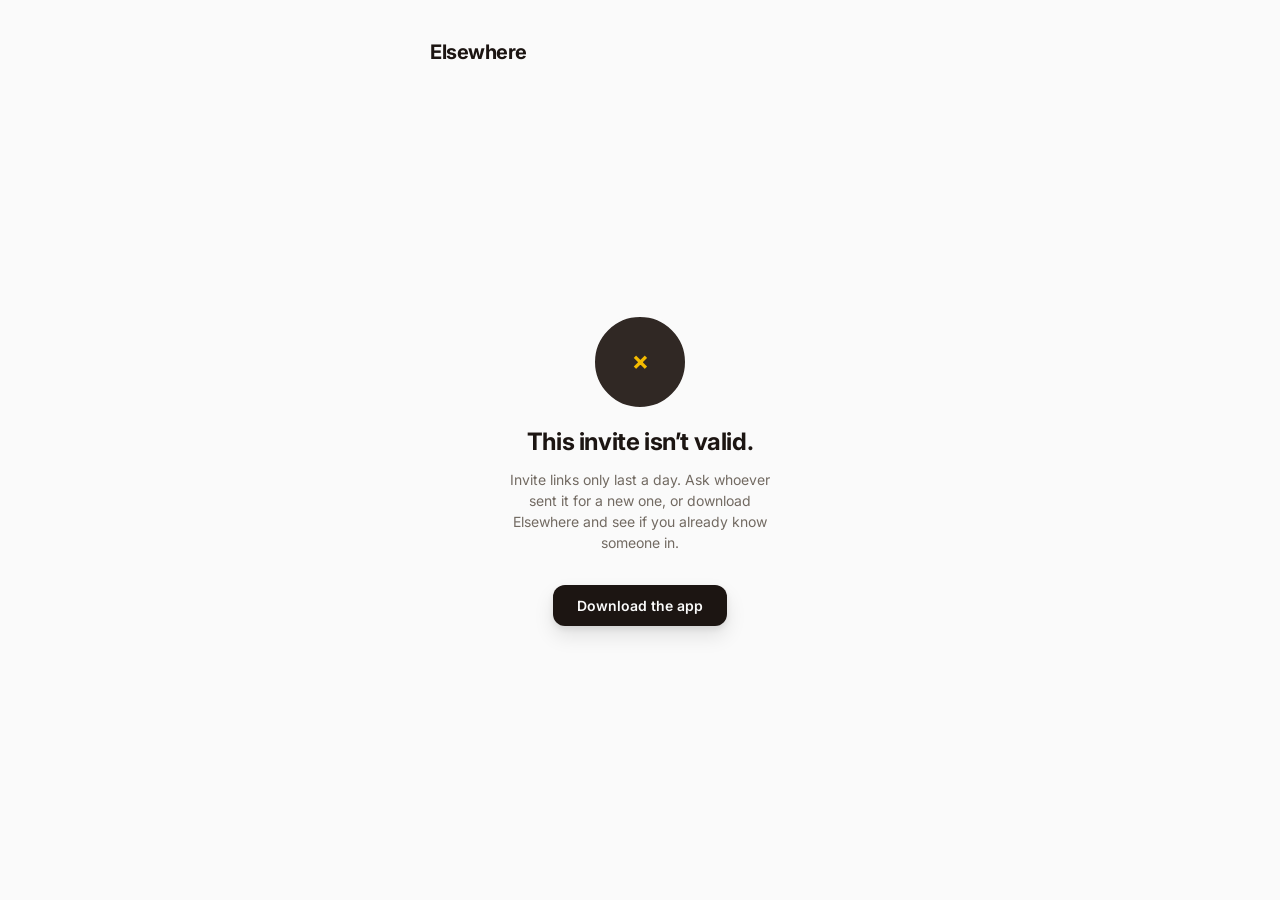
<file: i.html>
<!DOCTYPE html>
<html lang="en">
<head>
<meta charset="utf-8">
<meta name="viewport" content="width=device-width, initial-scale=1">
<title>You're invited to Elsewhere</title>
<meta name="robots" content="noindex">
<link rel="icon" type="image/png" sizes="32x32" href="favicon-32.png">
<link rel="apple-touch-icon" href="apple-touch-icon.png">
<link rel="preconnect" href="https://fonts.googleapis.com">
<link rel="preconnect" href="https://fonts.gstatic.com" crossorigin>
<link href="https://fonts.googleapis.com/css2?family=Inter:wght@400;500;600;700&display=swap" rel="stylesheet">
<style>
  /* Tokens: suds-docs/suds-uiux/system.md, same subset index.html uses */
  :root {
    --font-size-13: 13px; --font-size-14: 14px; --font-size-20: 20px; --font-size-24: 24px;
    --font-weight-500: 500; --font-weight-600: 600; --font-weight-700: 700;
    --gray-100: oklch(98.5% 0.000 89.9);
    --gray-200: oklch(86.2% 0.004 84.3);
    --gray-500: oklch(52.9% 0.016 67.5);
    --gray-800: oklch(28.5% 0.014 50.2);
    --gray-900: oklch(20.3% 0.013 44.5);
    --primary-500: oklch(82.1% 0.168 86.3);
    --spacing-8: 8px; --spacing-12: 12px; --spacing-16: 16px; --spacing-24: 24px; --spacing-32: 32px;
    --radius-12: 12px; --radius-24: 24px; --radius-full: 9999px;
    --border-width-1: 1px;
    --shadow-3: 0 3px 6px rgba(0,0,0,0.08), 0 10px 20px rgba(0,0,0,0.10);
    color-scheme: light;
  }
  * { margin: 0; padding: 0; box-sizing: border-box; }
  body {
    background: var(--gray-100); color: var(--gray-900);
    font-family: 'Inter', system-ui, -apple-system, 'Segoe UI', sans-serif;
    min-height: 100vh; display: flex; flex-direction: column; align-items: center;
    padding: var(--spacing-24);
  }
  header { width: 100%; max-width: 420px; padding: var(--spacing-16) 0 var(--spacing-32); }
  .wordmark { font-weight: var(--font-weight-700); font-size: var(--font-size-20); letter-spacing: -0.5px; text-decoration: none; color: var(--gray-900); }
  main { width: 100%; max-width: 380px; flex: 1; display: flex; flex-direction: column; align-items: center; justify-content: center; text-align: center; padding-bottom: var(--spacing-32); }
  .avatars { display: flex; margin-bottom: var(--spacing-16); }
  .avatar { width: 96px; height: 96px; border-radius: 50%; background: var(--gray-200); border: 3px solid var(--gray-100); background-size: cover; background-position: center; }
  .avatar.fallback { display: flex; align-items: center; justify-content: center; background: var(--gray-800); color: var(--primary-500); font-weight: var(--font-weight-700); font-size: var(--font-size-24); }
  h1 { font-size: var(--font-size-24); font-weight: var(--font-weight-700); letter-spacing: -0.4px; line-height: 1.3; margin-bottom: var(--spacing-12); }
  h1 b { color: var(--gray-900); }
  .sub { font-size: var(--font-size-14); color: var(--gray-500); line-height: 1.5; max-width: 30ch; margin-bottom: var(--spacing-32); }
  .cta {
    display: inline-block; background: var(--gray-900); color: var(--gray-100); text-decoration: none;
    font-size: var(--font-size-14); font-weight: var(--font-weight-600);
    padding: var(--spacing-12) var(--spacing-24); border-radius: var(--radius-12);
    box-shadow: var(--shadow-3);
  }
  .note { font-size: var(--font-size-13); color: var(--gray-500); margin-top: var(--spacing-16); }
  .skeleton { opacity: 0.5; }
</style>
</head>
<body>

<header><a class="wordmark" href="/">Elsewhere</a></header>

<main id="main" class="skeleton">
  <div class="avatars"><div class="avatar fallback">?</div></div>
  <h1>Loading your invite&hellip;</h1>
  <p class="sub">One moment.</p>
</main>

<script>
  var API = 'https://5gdnvrz031.execute-api.us-east-1.amazonaws.com';
  var DOWNLOAD_URL = 'https://apps.apple.com/app/id6803155261';

  function initials(name) {
    return (name || '').split(' ').map(function (p) { return p[0]; }).join('').slice(0, 2).toUpperCase();
  }

  // Built via DOM APIs rather than innerHTML string concatenation — avatarUrl
  // used to be spliced into a style="..." attribute via JSON.stringify(), and
  // the JSON-quoted string's own double quotes closed the HTML attribute
  // early, mangling the whole element (visible as raw url(...) fragments
  // turning into bogus attributes). name (the inviter's own display name,
  // user-controlled at signup) was also being concatenated straight into
  // innerHTML unescaped — a stored-XSS hole for anyone who set their name to
  // include markup. textContent/style.backgroundImage sidestep both.
  function render(found, name, avatarUrl) {
    var main = document.getElementById('main');
    main.classList.remove('skeleton');
    main.innerHTML = '';

    var avatars = document.createElement('div');
    avatars.className = 'avatars';
    var avatar = document.createElement('div');
    if (avatarUrl) {
      avatar.className = 'avatar';
      avatar.style.backgroundImage = 'url(' + JSON.stringify(avatarUrl) + ')';
    } else {
      avatar.className = 'avatar fallback';
      avatar.textContent = found ? initials(name) : '✗';
    }
    avatars.appendChild(avatar);
    main.appendChild(avatars);

    var h1 = document.createElement('h1');
    var sub = document.createElement('p');
    sub.className = 'sub';
    if (found) {
      var b = document.createElement('b');
      b.textContent = name;
      h1.appendChild(b);
      h1.appendChild(document.createTextNode(' invited you to Elsewhere.'));
      sub.textContent = 'Elsewhere is invite-only. A friend has to bring you in. Download the app to accept.';
    } else {
      h1.textContent = 'This invite isn’t valid.';
      sub.textContent = 'Invite links only last a day. Ask whoever sent it for a new one, or download Elsewhere and see if you already know someone in.';
    }
    main.appendChild(h1);
    main.appendChild(sub);

    var cta = document.createElement('a');
    cta.className = 'cta';
    cta.href = DOWNLOAD_URL;
    cta.textContent = 'Download the app';
    main.appendChild(cta);
  }

  var code = new URLSearchParams(location.search).get('code');
  if (!code) {
    render(false, null, null);
  } else {
    fetch(API + '/auth/invite/lookup?code=' + encodeURIComponent(code))
      .then(function (res) { return res.json(); })
      .then(function (data) { render(!!data.found, data.inviter_name, data.inviter_avatar_url); })
      .catch(function () { render(false, null, null); });
  }
</script>

</body>
</html>
</file>
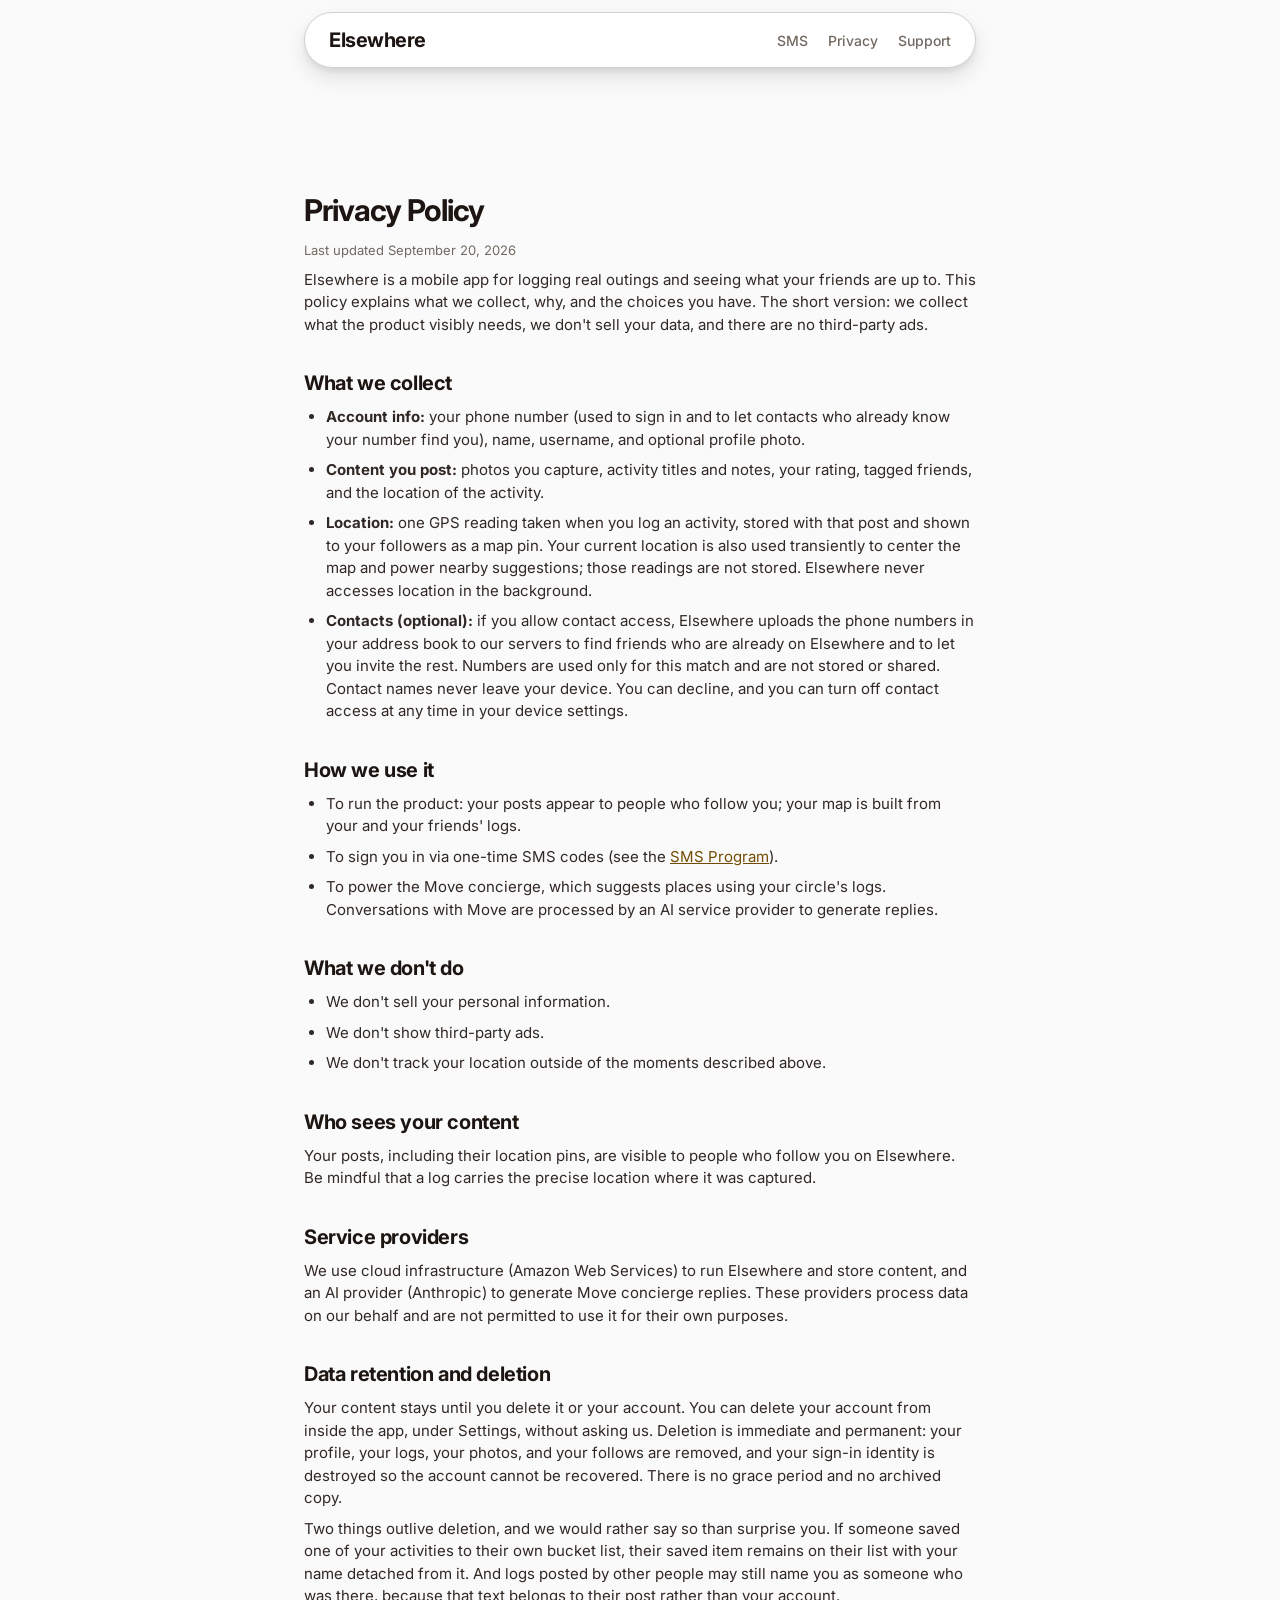
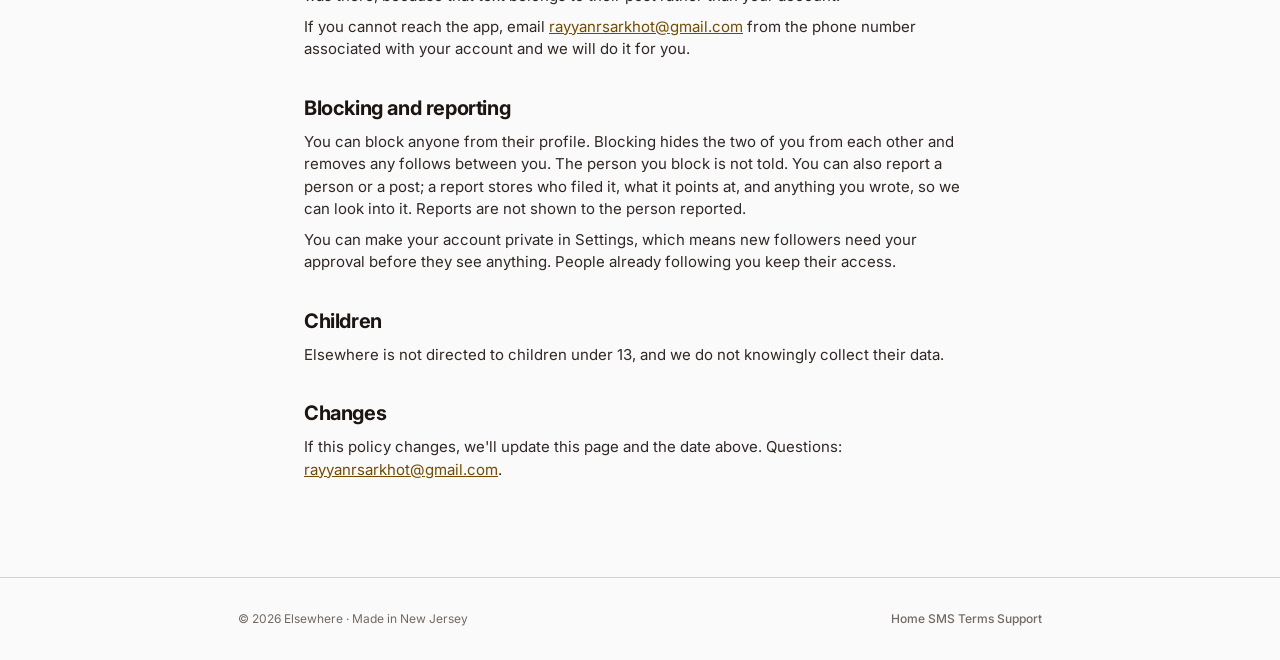
<file: privacy.html>
<!DOCTYPE html>
<html lang="en">
<head>
<meta charset="utf-8">
<meta name="viewport" content="width=device-width, initial-scale=1">
<title>Elsewhere Privacy Policy</title>
<meta name="description" content="What Elsewhere collects, how it's used, and your choices.">
<link rel="preconnect" href="https://fonts.googleapis.com">
<link rel="preconnect" href="https://fonts.gstatic.com" crossorigin>
<link href="https://fonts.googleapis.com/css2?family=Inter:wght@400;500;600;700&display=swap" rel="stylesheet">
<link rel="stylesheet" href="legal.css">
</head>
<body>

<header>
  <div class="wrap">
    <div class="bar">
      <a class="wordmark" href="index.html">Elsewhere</a>
      <nav>
        <a href="sms.html">SMS</a>
        <a href="privacy.html">Privacy</a>
        <a href="support.html">Support</a>
      </nav>
    </div>
  </div>
</header>

<main class="wrap">
  <h1>Privacy Policy</h1>
  <p class="updated">Last updated September 20, 2026</p>

  <p>
    Elsewhere is a mobile app for logging real outings and seeing what your friends
    are up to. This policy explains what we collect, why, and the choices you
    have. The short version: we collect what the product visibly needs, we
    don't sell your data, and there are no third-party ads.
  </p>

  <h2>What we collect</h2>
  <ul>
    <li><b>Account info:</b> your phone number (used to sign in and to let contacts who already know your number find you), name, username, and optional profile photo.</li>
    <li><b>Content you post:</b> photos you capture, activity titles and notes, your rating, tagged friends, and the location of the activity.</li>
    <li><b>Location:</b> one GPS reading taken when you log an activity, stored with that post and shown to your followers as a map pin. Your current location is also used transiently to center the map and power nearby suggestions; those readings are not stored. Elsewhere never accesses location in the background.</li>
    <li><b>Contacts (optional):</b> if you allow contact access, Elsewhere uploads the phone numbers in your address book to our servers to find friends who are already on Elsewhere and to let you invite the rest. Numbers are used only for this match and are not stored or shared. Contact names never leave your device. You can decline, and you can turn off contact access at any time in your device settings.</li>
  </ul>

  <h2>How we use it</h2>
  <ul>
    <li>To run the product: your posts appear to people who follow you; your map is built from your and your friends' logs.</li>
    <li>To sign you in via one-time SMS codes (see the <a href="sms.html">SMS Program</a>).</li>
    <li>To power the Move concierge, which suggests places using your circle's logs. Conversations with Move are processed by an AI service provider to generate replies.</li>
  </ul>

  <h2>What we don't do</h2>
  <ul>
    <li>We don't sell your personal information.</li>
    <li>We don't show third-party ads.</li>
    <li>We don't track your location outside of the moments described above.</li>
  </ul>

  <h2>Who sees your content</h2>
  <p>
    Your posts, including their location pins, are visible to people who follow
    you on Elsewhere. Be mindful that a log carries the precise location where it
    was captured.
  </p>

  <h2>Service providers</h2>
  <p>
    We use cloud infrastructure (Amazon Web Services) to run Elsewhere and store
    content, and an AI provider (Anthropic) to generate Move concierge replies.
    These providers process data on our behalf and are not permitted to use it
    for their own purposes.
  </p>

  <h2>Data retention and deletion</h2>
  <p>
    Your content stays until you delete it or your account. You can delete your
    account from inside the app, under Settings, without asking us. Deletion is
    immediate and permanent: your profile, your logs, your photos, and your
    follows are removed, and your sign-in identity is destroyed so the account
    cannot be recovered. There is no grace period and no archived copy.
  </p>
  <p>
    Two things outlive deletion, and we would rather say so than surprise you.
    If someone saved one of your activities to their own bucket list, their
    saved item remains on their list with your name detached from it. And logs
    posted by other people may still name you as someone who was there, because
    that text belongs to their post rather than your account.
  </p>
  <p>
    If you cannot reach the app, email
    <a href="mailto:rayyanrsarkhot@gmail.com">rayyanrsarkhot@gmail.com</a>
    from the phone number associated with your account and we will do it for you.
  </p>

  <h2>Blocking and reporting</h2>
  <p>
    You can block anyone from their profile. Blocking hides the two of you from
    each other and removes any follows between you. The person you block is not
    told. You can also report a person or a post; a report stores who filed it,
    what it points at, and anything you wrote, so we can look into it. Reports
    are not shown to the person reported.
  </p>
  <p>
    You can make your account private in Settings, which means new followers
    need your approval before they see anything. People already following you
    keep their access.
  </p>

  <h2>Children</h2>
  <p>Elsewhere is not directed to children under 13, and we do not knowingly collect their data.</p>

  <h2>Changes</h2>
  <p>
    If this policy changes, we'll update this page and the date above.
    Questions: <a href="mailto:rayyanrsarkhot@gmail.com">rayyanrsarkhot@gmail.com</a>.
  </p>
</main>

<footer>
  <div class="wrap">
    <div>© 2026 Elsewhere · Made in New Jersey</div>
    <nav>
      <a href="index.html">Home</a>
      <a href="sms.html">SMS</a>
      <a href="terms.html">Terms</a>
      <a href="support.html">Support</a>
    </nav>
  </div>
</footer>

</body>
</html>
</file>
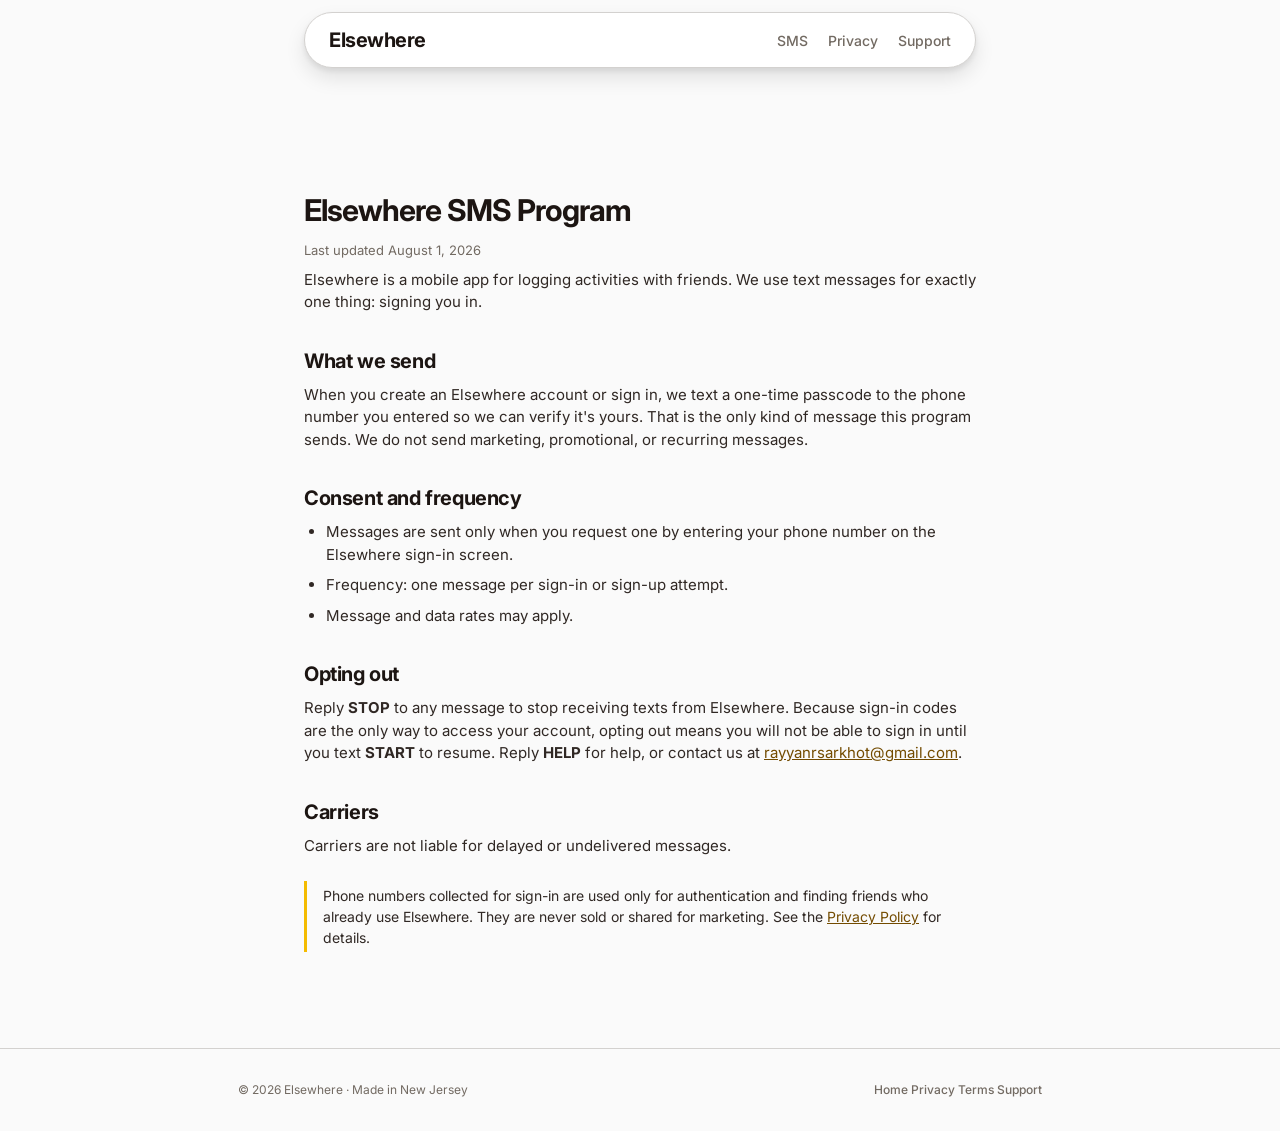
<file: sms.html>
<!DOCTYPE html>
<html lang="en">
<head>
<meta charset="utf-8">
<meta name="viewport" content="width=device-width, initial-scale=1">
<title>Elsewhere SMS Program</title>
<meta name="description" content="How Elsewhere uses text messages: one-time login codes only, sent when you request them.">
<link rel="preconnect" href="https://fonts.googleapis.com">
<link rel="preconnect" href="https://fonts.gstatic.com" crossorigin>
<link href="https://fonts.googleapis.com/css2?family=Inter:wght@400;500;600;700&display=swap" rel="stylesheet">
<link rel="stylesheet" href="legal.css">
</head>
<body>

<header>
  <div class="wrap">
    <div class="bar">
      <a class="wordmark" href="index.html">Elsewhere</a>
      <nav>
        <a href="sms.html">SMS</a>
        <a href="privacy.html">Privacy</a>
        <a href="support.html">Support</a>
      </nav>
    </div>
  </div>
</header>

<main class="wrap">
  <h1>Elsewhere SMS Program</h1>
  <p class="updated">Last updated August 1, 2026</p>

  <p>
    Elsewhere is a mobile app for logging activities with friends. We use text
    messages for exactly one thing: signing you in.
  </p>

  <h2>What we send</h2>
  <p>
    When you create an Elsewhere account or sign in, we text a one-time passcode to
    the phone number you entered so we can verify it's yours. That is the only
    kind of message this program sends. We do not send marketing, promotional,
    or recurring messages.
  </p>

  <h2>Consent and frequency</h2>
  <ul>
    <li>Messages are sent only when you request one by entering your phone number on the Elsewhere sign-in screen.</li>
    <li>Frequency: one message per sign-in or sign-up attempt.</li>
    <li>Message and data rates may apply.</li>
  </ul>

  <h2>Opting out</h2>
  <p>
    Reply <b>STOP</b> to any message to stop receiving texts from Elsewhere. Because
    sign-in codes are the only way to access your account, opting out means you
    will not be able to sign in until you text <b>START</b> to resume. Reply
    <b>HELP</b> for help, or contact us at
    <a href="mailto:rayyanrsarkhot@gmail.com">rayyanrsarkhot@gmail.com</a>.
  </p>

  <h2>Carriers</h2>
  <p>
    Carriers are not liable for delayed or undelivered messages.
  </p>

  <div class="note">
    Phone numbers collected for sign-in are used only for authentication and
    finding friends who already use Elsewhere. They are never sold or shared for
    marketing. See the <a href="privacy.html">Privacy Policy</a> for details.
  </div>
</main>

<footer>
  <div class="wrap">
    <div>© 2026 Elsewhere · Made in New Jersey</div>
    <nav>
      <a href="index.html">Home</a>
      <a href="privacy.html">Privacy</a>
      <a href="terms.html">Terms</a>
      <a href="support.html">Support</a>
    </nav>
  </div>
</footer>

</body>
</html>
</file>
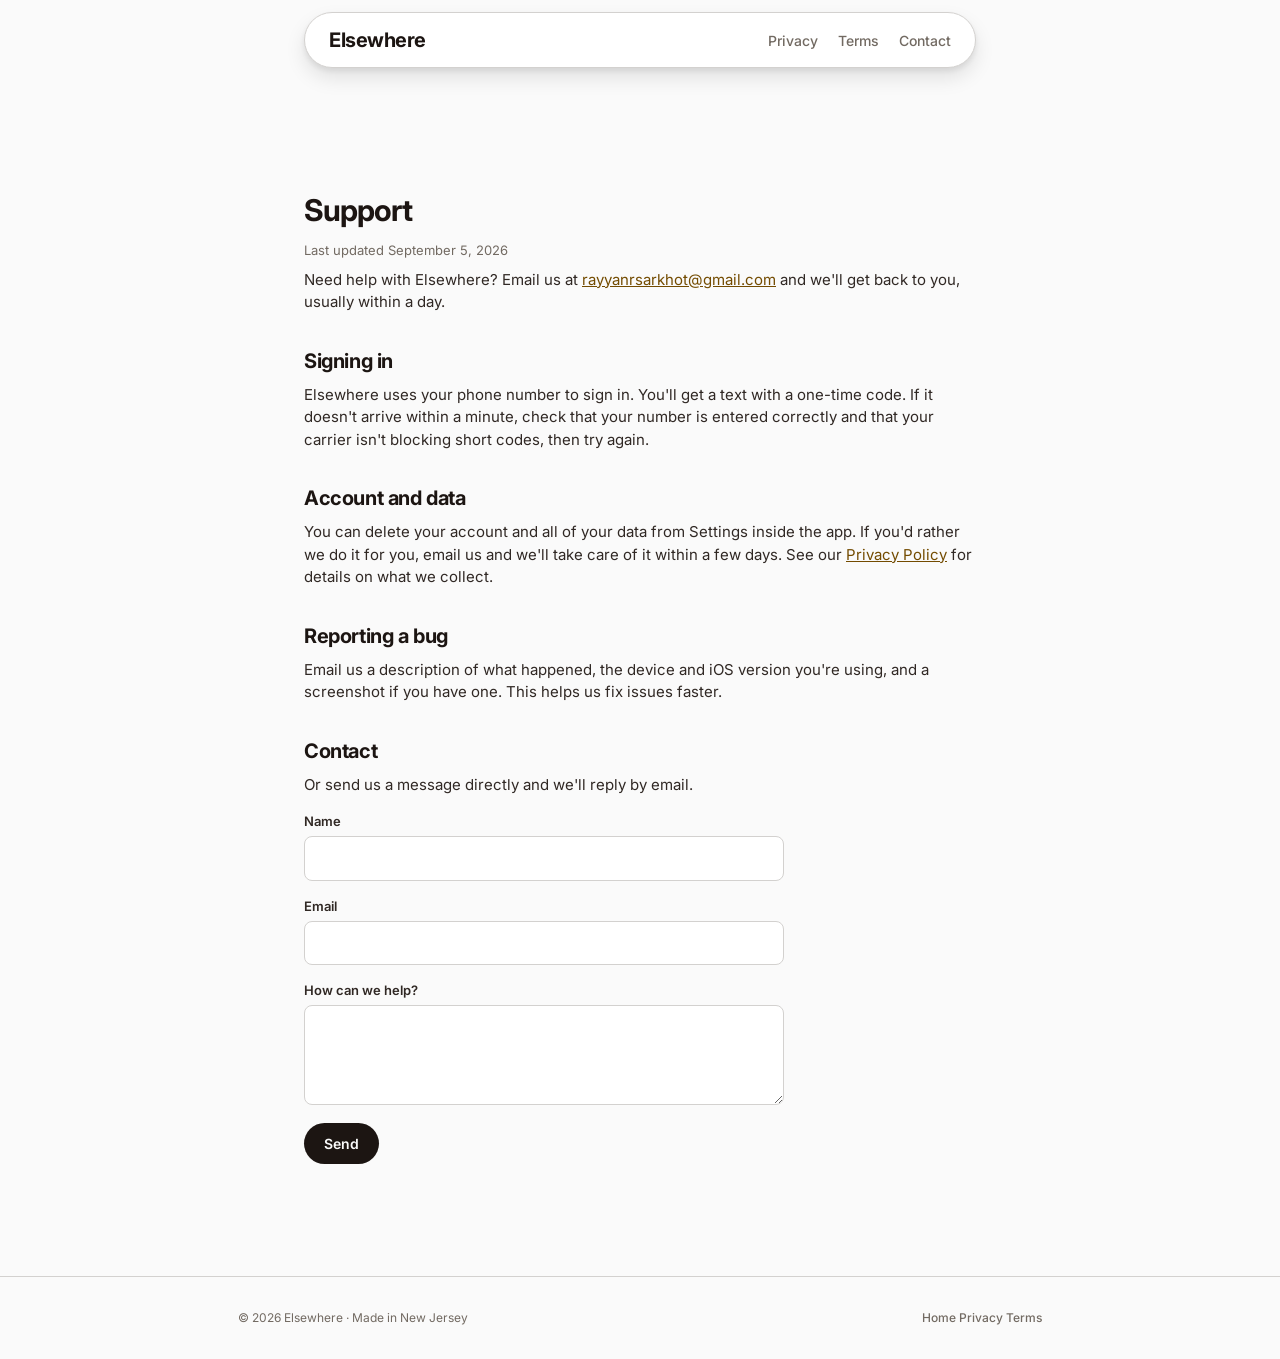
<file: support.html>
<!DOCTYPE html>
<html lang="en">
<head>
<meta charset="utf-8">
<meta name="viewport" content="width=device-width, initial-scale=1">
<title>Elsewhere Support</title>
<meta name="description" content="Get help with Elsewhere: find activities, troubleshooting, and how to contact us.">
<link rel="preconnect" href="https://fonts.googleapis.com">
<link rel="preconnect" href="https://fonts.gstatic.com" crossorigin>
<link href="https://fonts.googleapis.com/css2?family=Inter:wght@400;500;600;700&display=swap" rel="stylesheet">
<link rel="stylesheet" href="legal.css">
<style>
  form { margin-top: 12px; display: flex; flex-direction: column; gap: 12px; max-width: 480px; }
  label { font-size: 13px; font-weight: 600; color: var(--gray-800); }
  input, textarea {
    margin-top: 4px; width: 100%; font: inherit; font-size: 15px;
    padding: 10px 12px; border: 1px solid var(--gray-200); border-radius: 8px;
    background: #FFFFFF; color: var(--gray-900);
  }
  textarea { resize: vertical; min-height: 100px; }
  input:focus, textarea:focus { outline: 2px solid var(--primary-500); outline-offset: 1px; }
  button {
    align-self: flex-start; font: inherit; font-size: 14px; font-weight: 600;
    background: var(--gray-900); color: var(--gray-100); border: none;
    padding: 10px 20px; border-radius: 999px; cursor: pointer;
  }
  button:disabled { opacity: 0.6; cursor: default; }
  #form-status { font-size: 14px; margin-top: 4px; }
  #form-status.error { color: var(--danger, #B3362C); }
  #form-status.success { color: var(--gray-800); }
</style>
</head>
<body>

<header>
  <div class="wrap">
    <div class="bar">
      <a class="wordmark" href="index.html">Elsewhere</a>
      <nav>
        <a href="privacy.html">Privacy</a>
        <a href="terms.html">Terms</a>
        <a href="mailto:rayyanrsarkhot@gmail.com">Contact</a>
      </nav>
    </div>
  </div>
</header>

<main class="wrap">
  <h1>Support</h1>
  <p class="updated">Last updated September 5, 2026</p>

  <p>
    Need help with Elsewhere? Email us at
    <a href="mailto:rayyanrsarkhot@gmail.com">rayyanrsarkhot@gmail.com</a>
    and we'll get back to you, usually within a day.
  </p>

  <h2>Signing in</h2>
  <p>
    Elsewhere uses your phone number to sign in. You'll get a text with a one-time
    code. If it doesn't arrive within a minute, check that your number is
    entered correctly and that your carrier isn't blocking short codes, then
    try again.
  </p>

  <h2>Account and data</h2>
  <p>
    You can delete your account and all of your data from Settings inside the
    app. If you'd rather we do it for you, email us and we'll take care of it
    within a few days. See our <a href="privacy.html">Privacy Policy</a> for
    details on what we collect.
  </p>

  <h2>Reporting a bug</h2>
  <p>
    Email us a description of what happened, the device and iOS version
    you're using, and a screenshot if you have one. This helps us fix issues
    faster.
  </p>

  <h2>Contact</h2>
  <p>
    Or send us a message directly and we'll reply by email.
  </p>

  <form id="support-form">
    <div>
      <label for="name">Name</label>
      <input id="name" name="name" type="text" maxlength="200" required>
    </div>
    <div>
      <label for="email">Email</label>
      <input id="email" name="email" type="email" maxlength="320" required>
    </div>
    <div>
      <label for="message">How can we help?</label>
      <textarea id="message" name="message" maxlength="4000" required></textarea>
    </div>
    <button type="submit">Send</button>
    <p id="form-status" role="status"></p>
  </form>
</main>

<script>
  (function () {
    var API = 'https://5gdnvrz031.execute-api.us-east-1.amazonaws.com';
    var form = document.getElementById('support-form');
    var status = document.getElementById('form-status');
    var button = form.querySelector('button');

    form.addEventListener('submit', function (e) {
      e.preventDefault();
      status.className = '';
      status.textContent = '';
      button.disabled = true;

      fetch(API + '/support', {
        method: 'POST',
        headers: { 'content-type': 'application/json' },
        body: JSON.stringify({
          name: form.name.value,
          email: form.email.value,
          message: form.message.value,
        }),
      })
        .then(function (res) {
          if (!res.ok) throw new Error('request failed');
          return res.json();
        })
        .then(function () {
          status.className = 'success';
          status.textContent = "Thanks — we'll get back to you by email.";
          form.reset();
        })
        .catch(function () {
          status.className = 'error';
          status.textContent = 'Something went wrong. Please email rayyanrsarkhot@gmail.com instead.';
        })
        .finally(function () {
          button.disabled = false;
        });
    });
  })();
</script>

<footer>
  <div class="wrap">
    <div>© 2026 Elsewhere · Made in New Jersey</div>
    <nav>
      <a href="index.html">Home</a>
      <a href="privacy.html">Privacy</a>
      <a href="terms.html">Terms</a>
    </nav>
  </div>
</footer>

</body>
</html>
</file>
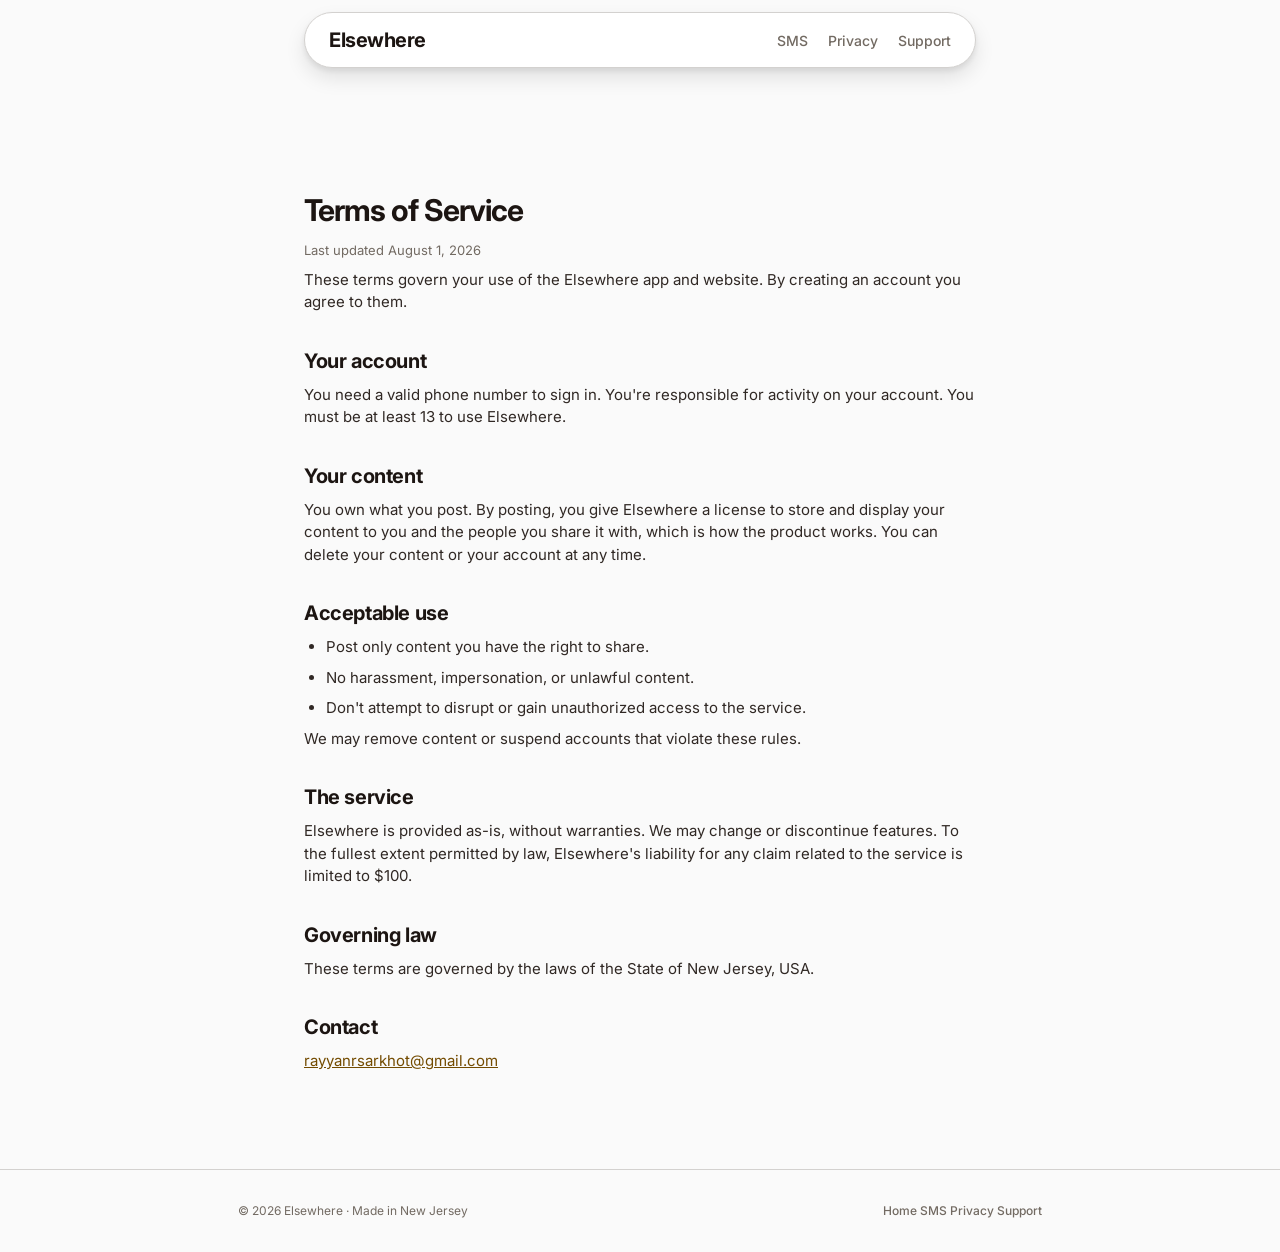
<file: terms.html>
<!DOCTYPE html>
<html lang="en">
<head>
<meta charset="utf-8">
<meta name="viewport" content="width=device-width, initial-scale=1">
<title>Elsewhere Terms of Service</title>
<meta name="description" content="The terms that govern your use of Elsewhere.">
<link rel="preconnect" href="https://fonts.googleapis.com">
<link rel="preconnect" href="https://fonts.gstatic.com" crossorigin>
<link href="https://fonts.googleapis.com/css2?family=Inter:wght@400;500;600;700&display=swap" rel="stylesheet">
<link rel="stylesheet" href="legal.css">
</head>
<body>

<header>
  <div class="wrap">
    <div class="bar">
      <a class="wordmark" href="index.html">Elsewhere</a>
      <nav>
        <a href="sms.html">SMS</a>
        <a href="privacy.html">Privacy</a>
        <a href="support.html">Support</a>
      </nav>
    </div>
  </div>
</header>

<main class="wrap">
  <h1>Terms of Service</h1>
  <p class="updated">Last updated August 1, 2026</p>

  <p>
    These terms govern your use of the Elsewhere app and website. By creating an
    account you agree to them.
  </p>

  <h2>Your account</h2>
  <p>
    You need a valid phone number to sign in. You're responsible for activity
    on your account. You must be at least 13 to use Elsewhere.
  </p>

  <h2>Your content</h2>
  <p>
    You own what you post. By posting, you give Elsewhere a license to store and
    display your content to you and the people you share it with, which is how
    the product works. You can delete your content or your account at any time.
  </p>

  <h2>Acceptable use</h2>
  <ul>
    <li>Post only content you have the right to share.</li>
    <li>No harassment, impersonation, or unlawful content.</li>
    <li>Don't attempt to disrupt or gain unauthorized access to the service.</li>
  </ul>
  <p>We may remove content or suspend accounts that violate these rules.</p>

  <h2>The service</h2>
  <p>
    Elsewhere is provided as-is, without warranties. We may change or discontinue
    features. To the fullest extent permitted by law, Elsewhere's liability for any
    claim related to the service is limited to $100.
  </p>

  <h2>Governing law</h2>
  <p>These terms are governed by the laws of the State of New Jersey, USA.</p>

  <h2>Contact</h2>
  <p><a href="mailto:rayyanrsarkhot@gmail.com">rayyanrsarkhot@gmail.com</a></p>
</main>

<footer>
  <div class="wrap">
    <div>© 2026 Elsewhere · Made in New Jersey</div>
    <nav>
      <a href="index.html">Home</a>
      <a href="sms.html">SMS</a>
      <a href="privacy.html">Privacy</a>
      <a href="support.html">Support</a>
    </nav>
  </div>
</footer>

</body>
</html>
</file>
<file: web/invite.css>
#invite-dim{ --ink:#1C1512; --mud:#726A62; --hair:#D3D1CF; --road:#F4BB00; --danger:#B3362C; position:fixed; inset:0; background:rgba(10,8,6,0.4); -webkit-backdrop-filter:blur(8px); backdrop-filter:blur(8px); z-index:1000; display:flex; align-items:center; justify-content:center; padding:18px; font-family:'Inter', system-ui, -apple-system, 'Segoe UI', sans-serif; color:var(--ink); line-height:1.5; }
#invite-dim *{ box-sizing:border-box; margin:0; padding:0; }
#invite-dim .dlg{ width:100%; max-width:420px; border-radius:24px; background:rgba(255,255,255,0.9); -webkit-backdrop-filter:blur(24px); backdrop-filter:blur(24px); border:1px solid rgba(255,255,255,0.6); box-shadow:0 18px 36px rgba(0,0,0,0.35); padding:24px 20px 20px; display:flex; flex-direction:column; gap:14px; animation:inv-pop .22s cubic-bezier(.34,1.56,.64,1); }
@keyframes inv-pop{ from{ transform:scale(.88); opacity:0; } to{ transform:scale(1); opacity:1; } }
#invite-dim h2{ font-size:22px; letter-spacing:-0.6px; }
#invite-dim p{ font-size:14.5px; color:var(--mud); }
#invite-dim .center{ text-align:center; }
#invite-dim .field{ display:flex; flex-direction:column; gap:6px; }
#invite-dim .field label{ font-size:13px; font-weight:600; }
#invite-dim .field .in{ height:50px; border:1.5px solid var(--ink); border-radius:12px; display:flex; align-items:center; padding:0 14px; gap:10px; background:#fff; }
#invite-dim .field .in.bad{ border-color:var(--danger); }
#invite-dim .field .cc{ color:var(--mud); padding-right:10px; border-right:1px solid var(--hair); }
#invite-dim .field input{ border:0; outline:0; font:inherit; font-size:16px; flex:1; min-width:0; background:transparent; color:var(--ink); }
#invite-dim .field .errt{ font-size:12.5px; color:var(--danger); }
#invite-dim .btn{ display:inline-flex; align-items:center; justify-content:center; border:0; border-radius:12px; font:inherit; font-weight:600; font-size:15px; padding:15px; cursor:pointer; }
#invite-dim .btn:active{ opacity:.7; }
#invite-dim .btn:disabled{ opacity:.6; cursor:default; }
#invite-dim .btn-y{ background:var(--road); color:var(--ink); }
#invite-dim .btn-o{ background:#fff; color:var(--ink); border:1px solid var(--hair); }
#invite-dim .fine{ font-size:12px; color:var(--mud); text-align:center; }
#invite-dim .done-ic{ width:56px; height:56px; border-radius:50%; background:var(--road); display:flex; align-items:center; justify-content:center; align-self:center; color:var(--ink); }
@media (prefers-reduced-motion: reduce){ #invite-dim .dlg{ animation:none; } }
</file>
<file: legal.css>
/* Shared styling for the SMS / Privacy / Terms pages.
   Tokens: suds-docs/suds-uiux/system.md */
:root {
  --gray-100: oklch(98.5% 0.000 89.9);
  --gray-200: oklch(86.2% 0.004 84.3);
  --gray-500: oklch(52.9% 0.016 67.5);
  --gray-800: oklch(28.5% 0.014 50.2);
  --gray-900: oklch(20.3% 0.013 44.5);
  --primary-100: oklch(96.5% 0.030 86.3);
  --primary-500: oklch(82.1% 0.168 86.3);
  --primary-800: oklch(44.5% 0.110 80.3);
  color-scheme: light;
}
* { margin: 0; padding: 0; box-sizing: border-box; }
body {
  background: var(--gray-100);
  color: var(--gray-900);
  font-family: 'Inter', system-ui, -apple-system, 'Segoe UI', sans-serif;
  font-size: 16px;
  line-height: 1.5;
  -webkit-font-smoothing: antialiased;
}
.wrap { max-width: 720px; margin: 0 auto; padding: 0 24px; }
/* Floating pill navbar, identical to the homepage */
header { position: sticky; top: 0; z-index: 10; padding-top: 12px; }
header .bar {
  display: flex; align-items: center; justify-content: space-between;
  height: 56px; padding: 0 24px;
  background: #FFFFFF; border: 1px solid var(--gray-200);
  border-radius: 9999px;
  box-shadow: 0 3px 6px rgba(0,0,0,0.08), 0 10px 20px rgba(0,0,0,0.10);
}
.wordmark { font-weight: 700; font-size: 20px; letter-spacing: -0.5px; color: var(--gray-900); text-decoration: none; }
header nav { display: flex; gap: 20px; }
header nav a { font-size: 14px; font-weight: 500; color: var(--gray-500); text-decoration: none; }
header nav a:hover { color: var(--gray-900); }
@media (max-width: 780px) {
  header .bar { padding: 0 16px; }
  header nav { gap: 14px; }
  header nav a { font-size: 13px; }
}
main.wrap { padding-top: 120px; padding-bottom: 96px; }
h1 { font-size: 30px; font-weight: 700; letter-spacing: -1px; }
.updated { margin-top: 8px; font-size: 13px; color: var(--gray-500); }
h2 { font-size: 20px; font-weight: 700; letter-spacing: -0.4px; margin: 32px 0 8px; }
p, li { color: var(--gray-800); font-size: 15px; margin-top: 8px; }
ul { padding-left: 22px; margin-top: 8px; }
a { color: var(--primary-800); }
.note {
  margin-top: 24px; padding: 4px 0 4px 16px;
  border-left: 3px solid var(--primary-500);
  font-size: 14px; color: var(--gray-800);
}
footer { border-top: 1px solid var(--gray-200); }
footer .wrap {
  max-width: 900px; padding: 32px 48px;
  display: flex; justify-content: space-between; align-items: center;
  gap: 24px; flex-wrap: nowrap;
  font-size: 12px; color: var(--gray-500);
}
footer a { color: var(--gray-500); font-weight: 500; text-decoration: none; }
@media (max-width: 640px) {
  footer .wrap { flex-direction: column; text-align: center; gap: 12px; padding: 24px 16px; }
}
</file>
